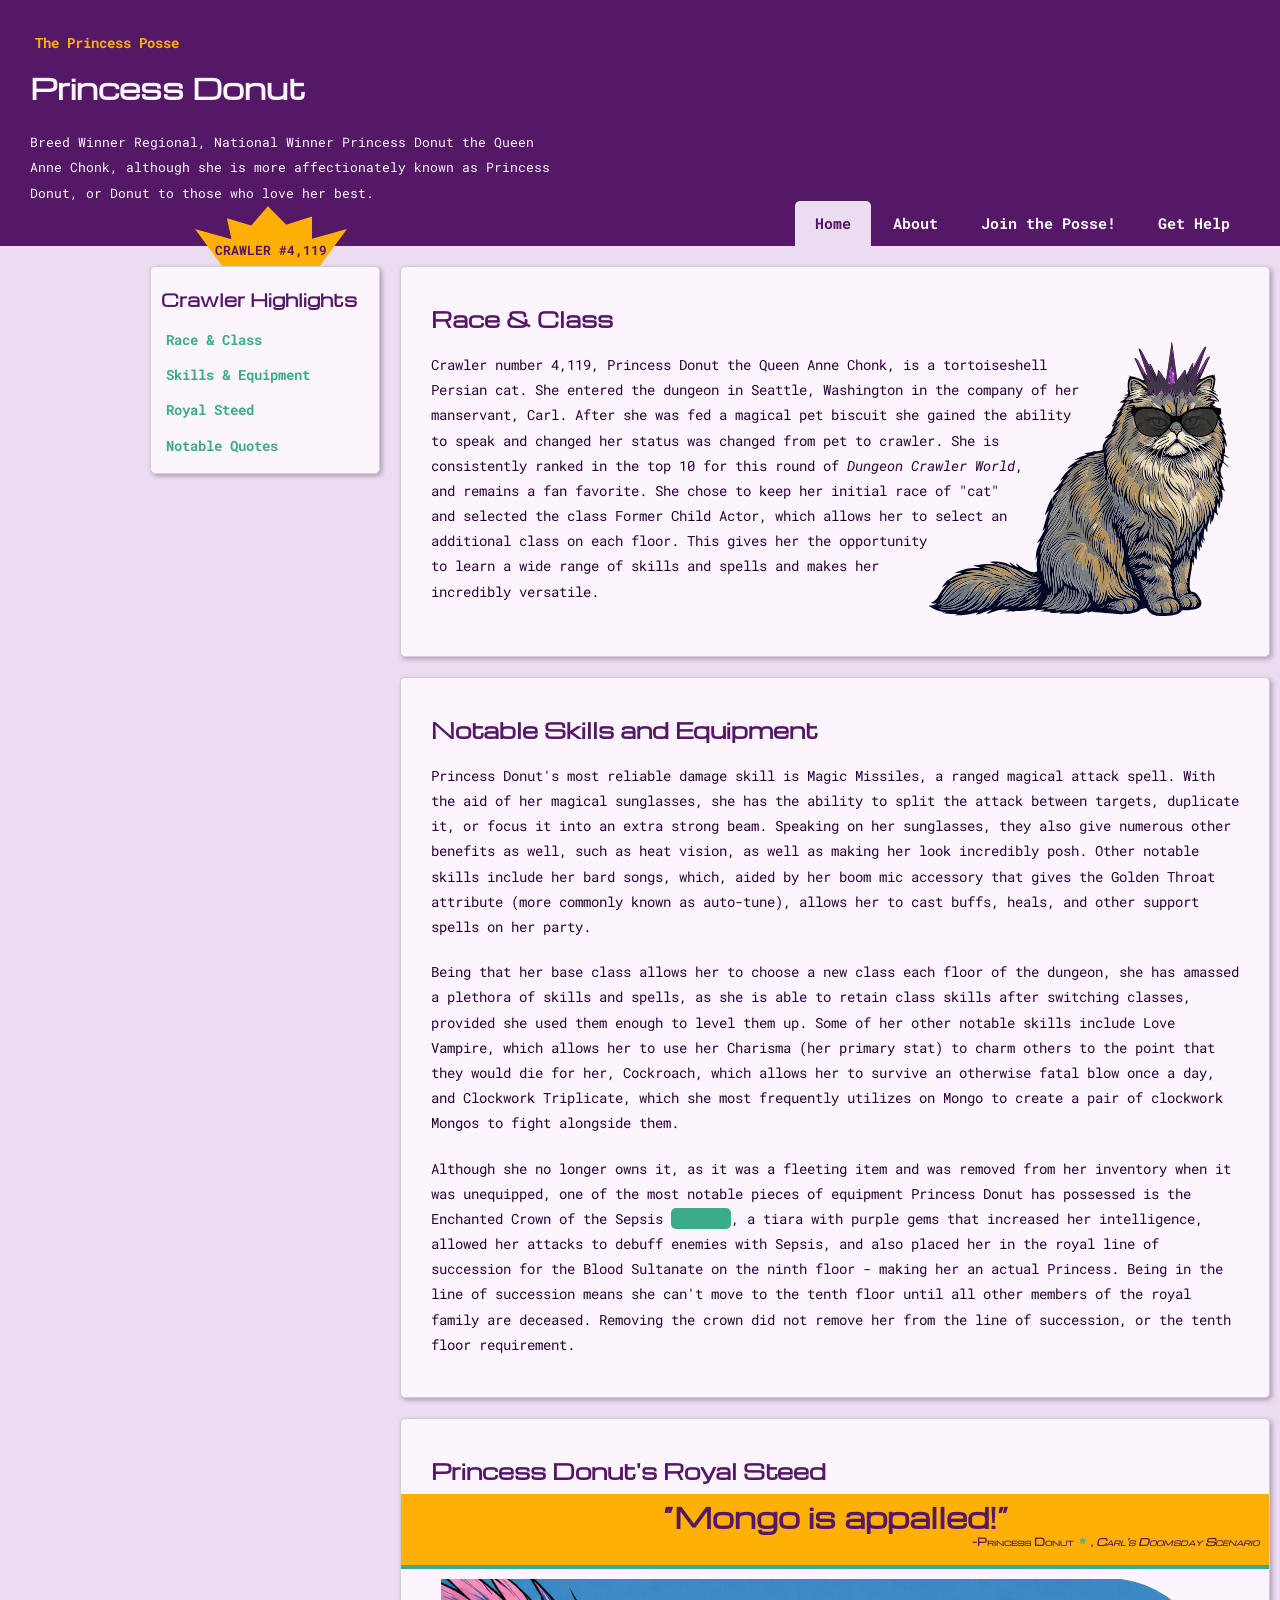
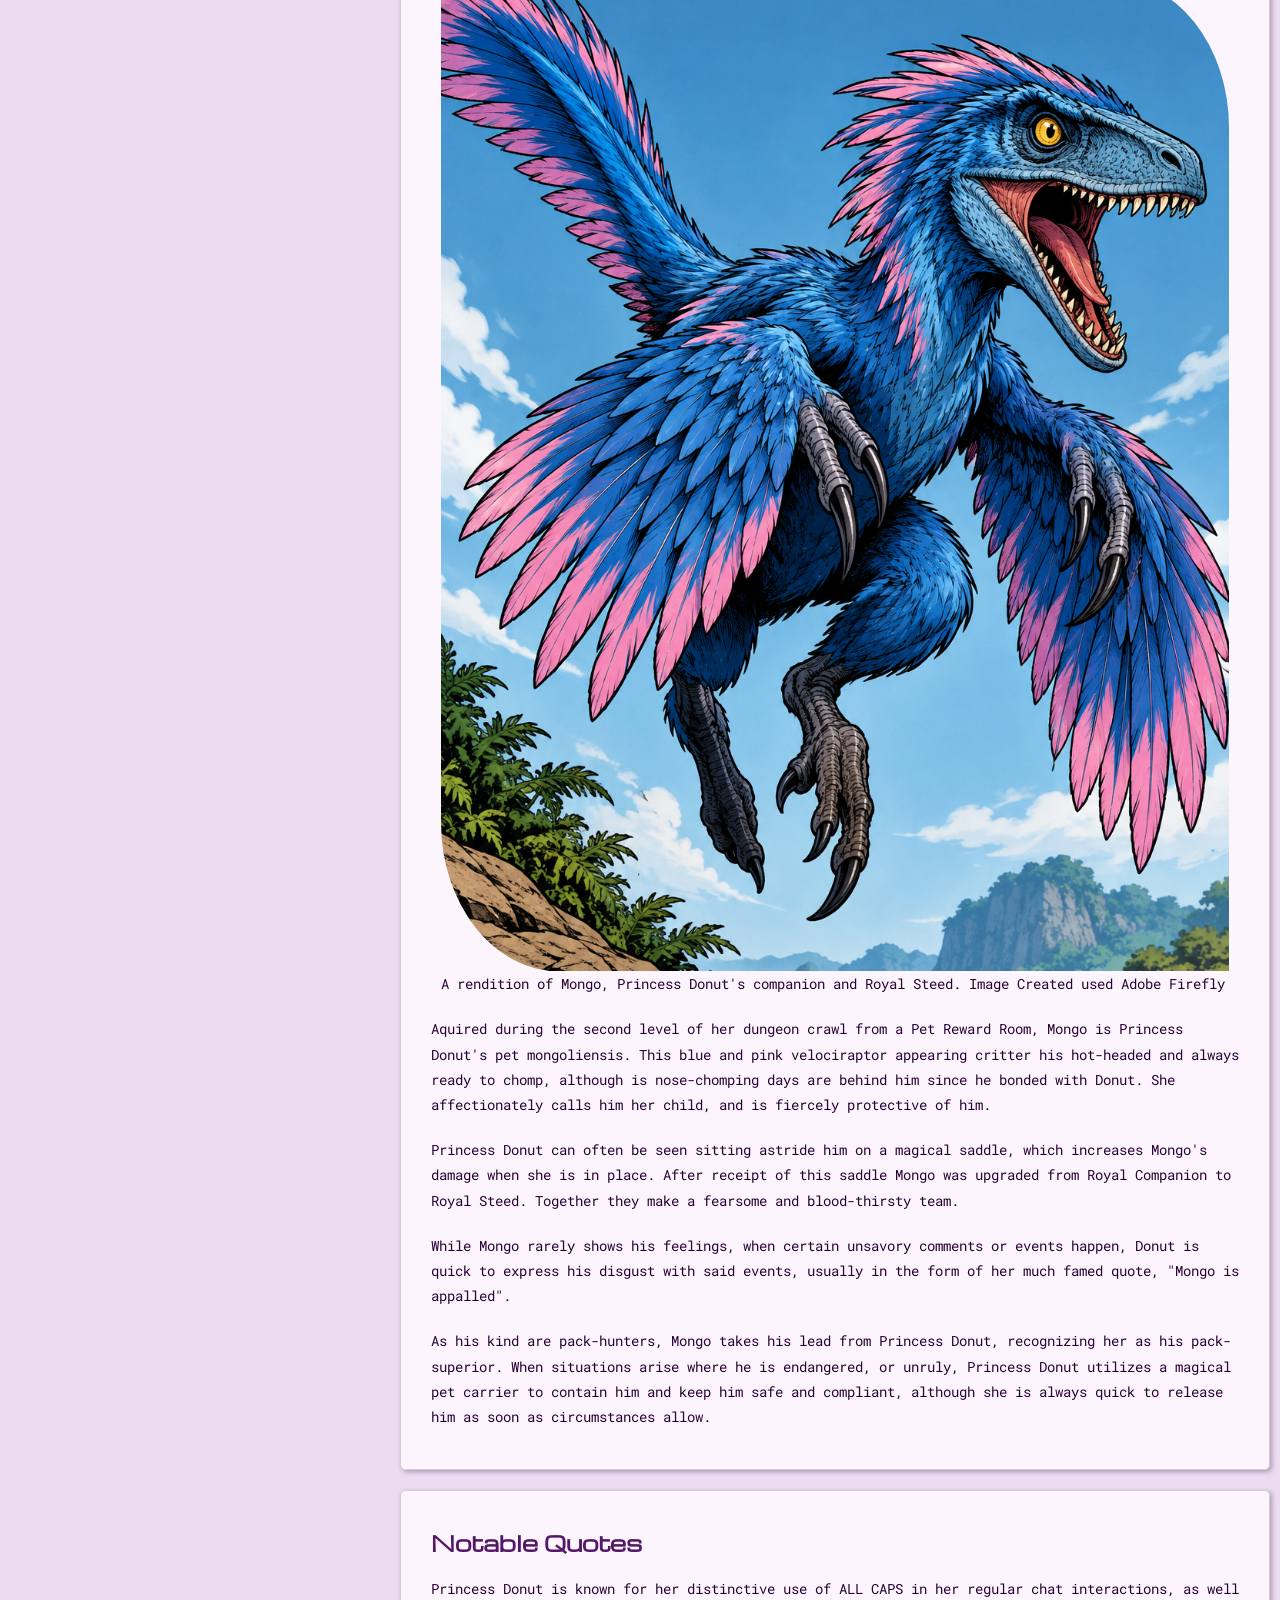
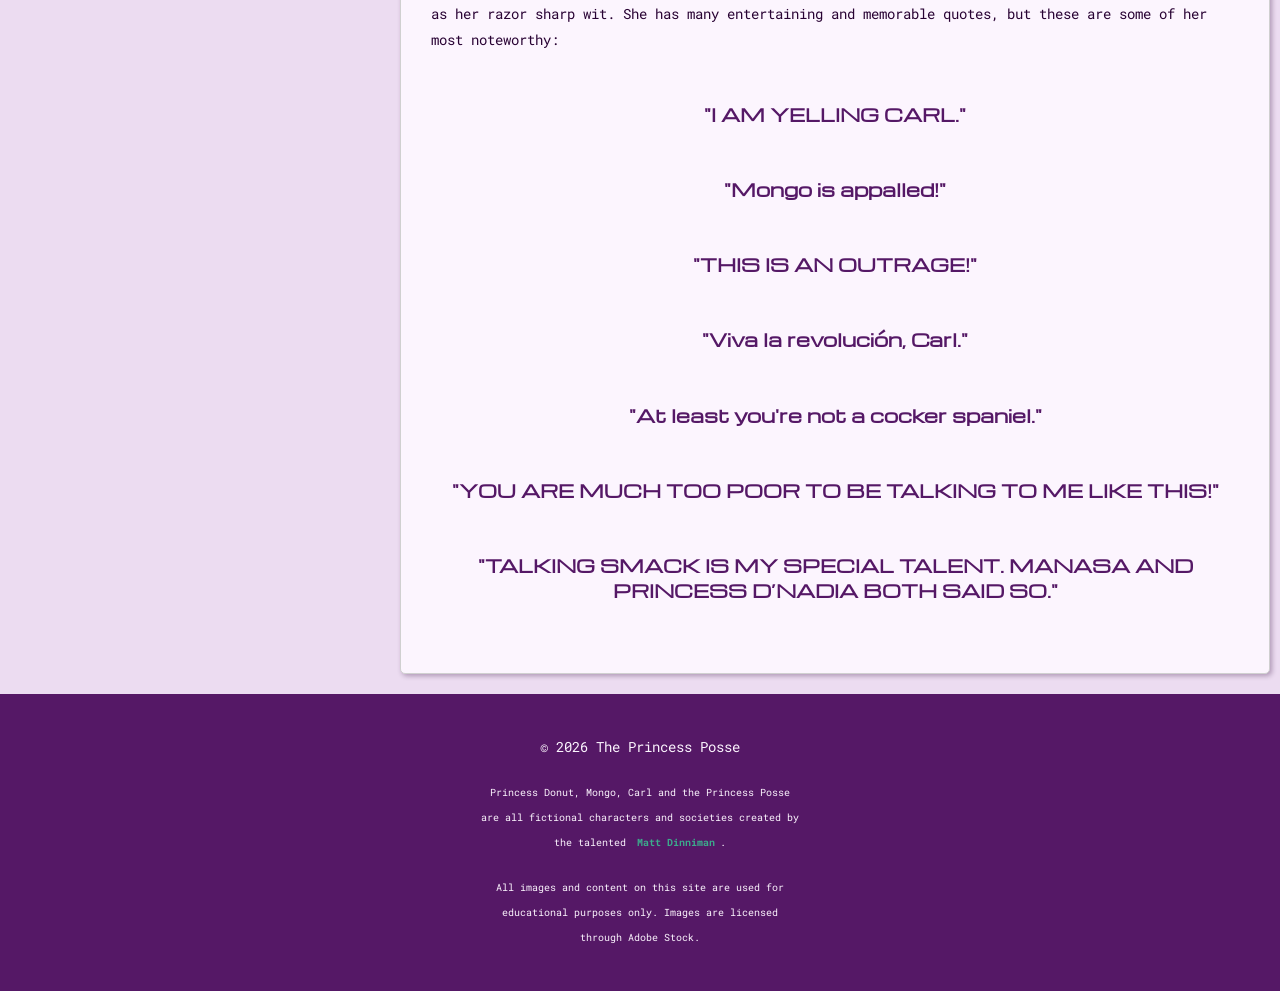
<file: index.html>
<!doctype html>
<html lang="en">
    <head>
        <meta charset="utf-8">
        <meta name="viewport" content="width=device-width,initial-scale=1">
        <title>Home | The Princess Posse</title>
        <link rel="preconnect" href="https://fonts.googleapis.com">
        <link rel="preconnect" href="https://fonts.gstatic.com" crossorigin>
        <link href="https://fonts.googleapis.com/css2?family=Michroma&family=Orbitron:wght@400..900&family=Press+Start+2P&family=Roboto+Mono:ital,wght@0,100..700;1,100..700&display=swap" rel="stylesheet">    
        <link rel="stylesheet" href="styles.css">
        <script src="navigation.js" defer></script>
    </head>
    <body>
        <a class="skip-link" href="#main">Skip to main content</a>
        <header class="site-header">
            <div class="brand-header">
                <a class="brand" href="index.html">The Princess Posse</a>
                <h1>Princess Donut</h1>
                <p class="lede">
                    Breed Winner Regional, National Winner Princess Donut the Queen 
                    Anne Chonk, although she is more affectionately known as 
                    Princess Donut, or Donut to those who love her best.
                </p>
            </div>
            <nav aria-label="Primary navigation">
                <button class="menu-button" type="button" aria-controls="primary-nav" aria-expanded="false" hidden>Menu</button>
                <ul class="nav-list" id="primary-nav">
                    <li><a href="index.html" aria-current="page">Home</a></li>
                    <li><a href="about.html">About</a></li>
                    <li><a href="join.html">Join the Posse!</a></li>
                    <li><a href="help.html">Get Help</a></li>
                </ul>
            </nav>
        </header>
        <main id="main-home">
            <aside class="crawler-guide">
                <h2 class="sm-heading">Crawler Highlights</h2>
                <span class="crawler-badge">Crawler #4,119</span>
                <a href="#race-class">Race & Class</a>
                <a href="#skills-equipment">Skills & Equipment</a>
                <a href="#royal-steed">Royal Steed</a>
                <a href="#notable-quotes">Notable Quotes</a>
            </aside>
            <article>
                <section id="race-class">
                    <h2>Race & Class</h2>
                    <img class="shape-portrait" src="princess_donut1.svg" alt="A tortoiseshell persian cat wearing a tiara and sunglasses" width="500" height="420">
                    <p>Crawler number 4,119, Princess Donut the Queen Anne Chonk, is a 
                        tortoiseshell Persian cat. She entered the dungeon in Seattle, Washington 
                        in the company of her manservant, Carl. After she was fed a magical pet biscuit 
                        she gained the ability to speak and changed her status was changed from pet to 
                        crawler. She is consistently ranked in the top 10 for this round of 
                        <em>Dungeon Crawler World</em>, and remains a fan favorite. She chose to keep her 
                        initial race of "cat" and selected the class Former Child Actor, which allows her 
                        to select an additional class on each floor. This gives her the opportunity to 
                        learn a wide range of skills and spells and makes her incredibly versatile.</p>
                </section>
                <section id="skills-equipment">
                    <h2>Notable Skills and Equipment</h2>
                    <p>Princess Donut's most reliable damage skill is Magic Missiles, a ranged magical attack spell. 
                        With the aid of her magical sunglasses, she has the ability to split the attack between targets, 
                        duplicate it, or focus it into an extra strong beam. Speaking on her sunglasses, they also 
                        give numerous other benefits as well, such as heat vision, as well as making her look 
                        incredibly posh. Other notable skills include her bard songs, which, aided by her boom mic 
                        accessory that gives the Golden Throat attribute (more commonly known as auto-tune), allows 
                        her to cast buffs, heals, and other support spells on her party.
                    </p>
                    <p>Being that her base class allows her to choose a new class each floor of the dungeon, she has 
                        amassed a plethora of skills and spells, as she is able to retain class skills after switching 
                        classes, provided she used them enough to level them up. Some of her other notable skills 
                        include Love Vampire, which allows her to use her Charisma (her primary stat) to charm others 
                        to the point that they would die for her, Cockroach, which allows her to survive an otherwise 
                        fatal blow once a day, and Clockwork Triplicate, which she most frequently utilizes on Mongo to 
                        create a pair of clockwork Mongos to fight alongside them.</p>
                    <p>Although she no longer owns it, as it was a fleeting item and was removed from her inventory 
                        when it was unequipped, one of the most notable pieces of equipment Princess Donut 
                        has possessed is the Enchanted Crown of the Sepsis <span class="censored">*****</span>, 
                        a tiara with purple gems that increased her intelligence, allowed her attacks to debuff 
                        enemies with Sepsis, and also placed her in the royal line of succession for the Blood 
                        Sultanate on the ninth floor - making her an actual Princess. 
                        Being in the line of succession means she can't move to the 
                        tenth floor until all other members of the royal family are deceased. Removing the crown 
                        did not remove her from the line of succession, or the tenth floor requirement.
                    </p>
                </section>
                <section id="royal-steed">
                    <h2>Princess Donut's Royal Steed</h2>
                    <blockquote class="pull-quote">
                        “Mongo is appalled!” <br>
                        <span class="attribution">-Princess Donut<a href="https://www.goodreads.com/author/quotes/999015.Matt_Dinniman">*</a>, 
                            <em>Carl's Doomsday Scenario</em></span>
                    </blockquote>
                    <figure class="feature-figure">
                        <img src="mongo.png" alt="A cartoon depiction of a blue and pink feathered velociraptor" width="1024" height="1290">
                        <figcaption>A rendition of Mongo, Princess Donut's companion and Royal Steed. Image Created used Adobe Firefly</figcaption>
                    </figure>
                    
                    <p>Aquired during the second level of her dungeon crawl from a Pet Reward Room, Mongo is Princess Donut's
                        pet mongoliensis. This blue and pink velociraptor appearing critter his hot-headed and always ready 
                        to chomp, although is nose-chomping days are behind him since he bonded with Donut. She affectionately 
                        calls him her child, and is fiercely protective of him.</p>  
                    <p>Princess Donut can often be seen sitting astride him on 
                        a magical saddle, which increases Mongo's damage when she is in place. After receipt of this saddle 
                        Mongo was upgraded from Royal Companion to Royal Steed. Together they make a 
                        fearsome and blood-thirsty team.</p>
                    <p>While Mongo rarely shows his feelings, when certain unsavory comments or events happen, 
                        Donut is quick to express his disgust with said events, usually in the form of her much famed quote, "Mongo is appalled".</p>
                    <p>As his kind are pack-hunters, Mongo takes his lead from Princess Donut, recognizing her as his 
                        pack-superior. When situations arise where he is endangered, or unruly, Princess Donut utilizes a magical
                        pet carrier to contain him and keep him safe and compliant, although she is always quick to release him 
                        as soon as circumstances allow.
                    </p>
                </section>
                <section id="notable-quotes">
                    <h2>Notable Quotes</h2>
                    <p>Princess Donut is known for her distinctive use of ALL CAPS in her regular chat interactions, 
                        as well as her razor sharp wit. She has many entertaining and memorable quotes, 
                        but these are some of her most noteworthy:</p>
                    <p class="quote">"I AM YELLING CARL."</p>
                    <p class="quote">"Mongo is appalled!"</p>
                    <p class="quote">"THIS IS AN OUTRAGE!"</p>
                    <p class="quote">"Viva la revolución, Carl."</p>
                    <p class="quote">"At least you're not a cocker spaniel."</p>
                    <p class="quote">"YOU ARE MUCH TOO POOR TO BE TALKING TO ME LIKE THIS!"</p>
                    <p class="quote">"TALKING SMACK IS MY SPECIAL TALENT. MANASA AND PRINCESS D’NADIA BOTH SAID SO."</p>
                </section>
            </article>
            
        </main>
        <footer>
            <p>&copy; 2026 The Princess Posse</p>
            <p class="legal">Princess Donut, Mongo, Carl and the Princess Posse are all fictional characters and 
                societies created by the talented <a href="https://mattdinniman.com/" target="_blank">Matt Dinniman</a>. </p>
            <p class="legal">All images and content on this site are used for educational purposes only. Images are licensed through Adobe Stock.</p>
        </footer>
    </body>
</html>
</file>
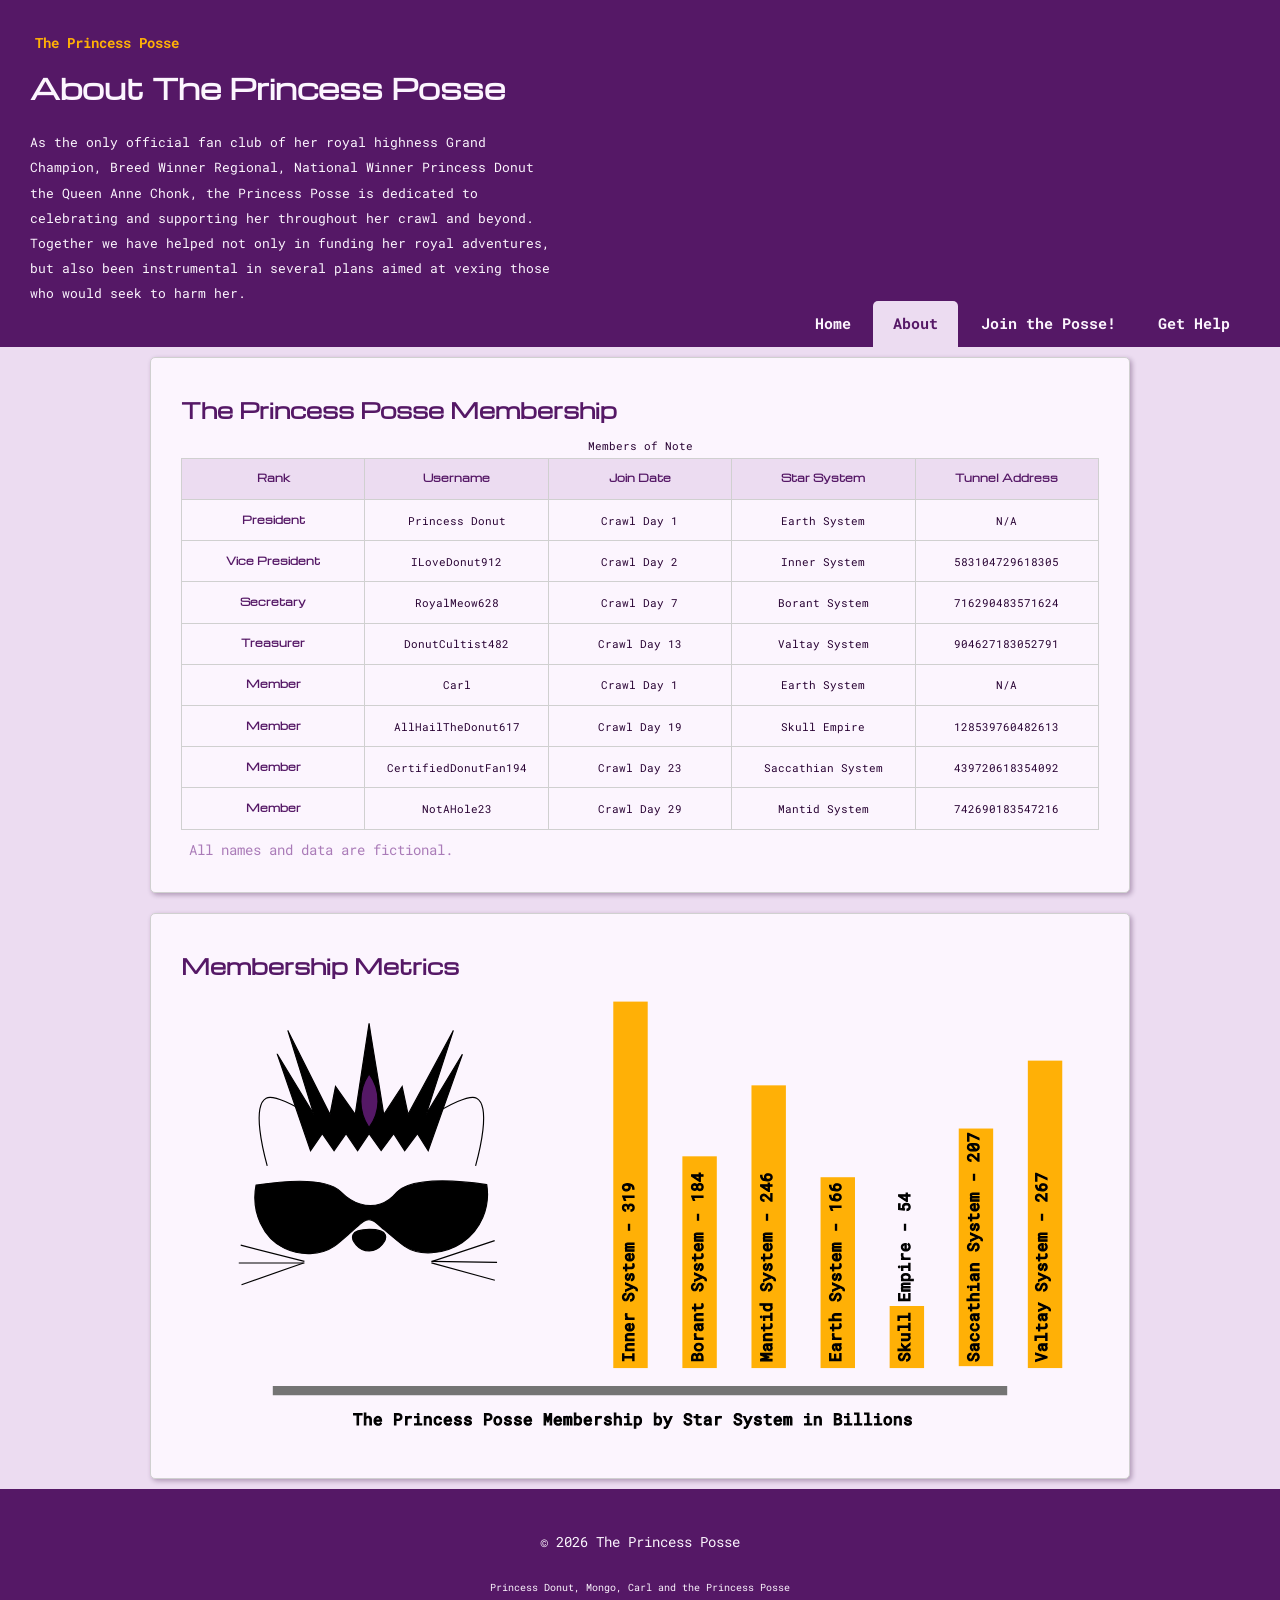
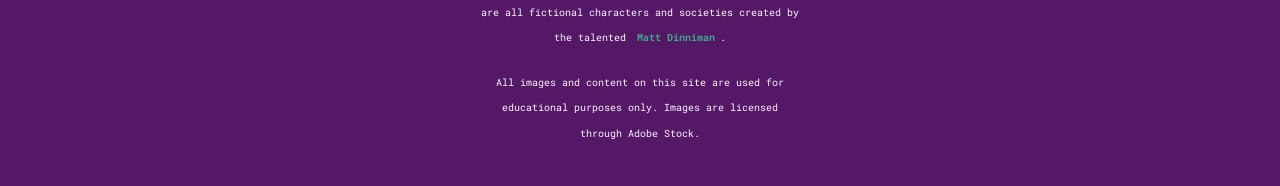
<file: about.html>
<!doctype html>
<html lang="en">
    <head>
        <meta charset="utf-8">
        <meta name="viewport" content="width=device-width,initial-scale=1">
        <title>About | The Princess Posse</title>
        <link rel="preconnect" href="https://fonts.googleapis.com">
        <link rel="preconnect" href="https://fonts.gstatic.com" crossorigin>
        <link href="https://fonts.googleapis.com/css2?family=Michroma&family=Orbitron:wght@400..900&family=Press+Start+2P&family=Roboto+Mono:ital,wght@0,100..700;1,100..700&display=swap" rel="stylesheet">    
        <link rel="stylesheet" href="styles.css">
        <script src="navigation.js" defer></script>
    </head>
    <body>
        <a class="skip-link" href="#main">Skip to main content</a>
        <header class="site-header">
            <div class="brand-header">
                <a class="brand" href="index.html">The Princess Posse</a>
                <h1>About The Princess Posse</h1>
                <p class="lede">
                    As the only official fan club of her royal highness Grand Champion, 
                    Breed Winner Regional, National Winner Princess Donut the Queen Anne Chonk, 
                    the Princess Posse is dedicated to celebrating and supporting her throughout her crawl and beyond. 
                    Together we have helped not only in funding her royal adventures, but also been 
                    instrumental in several plans aimed at vexing those who would seek to harm her.
                </p>
            </div>
            <nav aria-label="Primary navigation">
                <button class="menu-button" type="button" aria-controls="primary-nav" aria-expanded="false" hidden>Menu</button>
                <ul class="nav-list" id="primary-nav">
                    <li><a href="index.html">Home</a></li>
                    <li><a href="about.html" aria-current="page">About</a></li>
                    <li><a href="join.html">Join the Posse!</a></li>
                    <li><a href="help.html">Get Help</a></li>
                </ul>
            </nav>
        </header>
        <main id="main">
            <section id="data-table">
            <h2>The Princess Posse Membership</h2>
            <div class="table-region" role="region" aria-label="Table that shows membership information for various individuals, including their ranks, usernames, join dates, star systems, and tunnel addresses." tabindex="0">
                <table>
                    <caption>Members of Note</caption>
                    <thead>
                        <tr>
                            <th scope="col" tabindex="0">Rank</th>
                            <th scope="col" tabindex="0">Username</th>
                            <th scope="col" tabindex="0">Join Date</th>
                            <th scope="col" tabindex="0">Star System</th>
                            <th scope="col" tabindex="0">Tunnel Address</th>
                        </tr>
                    </thead>
                    <tbody>
                        <tr>
                            <th scope="row">President</th>
                            <td>Princess Donut</td>   <!-- Name -->
                            <td>Crawl Day 1</td><!-- Join Date -->
                            <td>Earth System</td><!-- Star System -->
                            <td>N/A</td><!-- Tunnel Address -->
                        </tr>
                        <tr>
                            <th scope="row">Vice President</th>
                            <td>ILoveDonut912</td>   <!-- Name -->
                            <td>Crawl Day 2</td><!-- Join Date -->
                            <td>Inner System</td><!-- Star System -->
                            <td>583104729618305</td><!-- Tunnel Address -->
                        </tr>
                        <tr>
                            <th scope="row">Secretary</th>
                            <td>RoyalMeow628</td>   <!-- Name -->
                            <td>Crawl Day 7</td><!-- Join Date -->
                            <td>Borant System</td><!-- Star System -->
                            <td>716290483571624</td><!-- Tunnel Address -->
                        </tr>
                        <tr>
                            <th scope="row">Treasurer</th>
                            <td>DonutCultist482</td>   <!-- Name -->
                            <td>Crawl Day 13</td><!-- Join Date -->
                            <td>Valtay System</td><!-- Star System -->
                            <td>904627183052791</td><!-- Tunnel Address -->
                        </tr>
                        <tr>
                            <th scope="row">Member</th>
                            <td>Carl</td>   <!-- Name -->
                            <td>Crawl Day 1</td><!-- Join Date -->
                            <td>Earth System</td><!-- Star System -->
                            <td>N/A</td><!-- Tunnel Address -->
                        </tr>
                        <tr>
                            <th scope="row">Member</th>
                            <td>AllHailTheDonut617</td>   <!-- Name -->
                            <td>Crawl Day 19</td><!-- Join Date -->
                            <td>Skull Empire</td><!-- Star System -->
                            <td>128539760482613</td><!-- Tunnel Address -->
                        </tr>
                        <tr>
                            <th scope="row">Member</th>
                            <td>CertifiedDonutFan194</td>   <!-- Name -->
                            <td>Crawl Day 23</td><!-- Join Date -->
                            <td>Saccathian System</td><!-- Star System -->
                            <td>439720618354092</td><!-- Tunnel Address -->
                        </tr>
                        <tr>
                            <th scope="row">Member</th>
                            <td>NotAHole23</td>   <!-- Name -->
                            <td>Crawl Day 29</td><!-- Join Date -->
                            <td>Mantid System</td><!-- Star System -->
                            <td>742690183547216</td><!-- Tunnel Address -->
                        </tr>
                    </tbody>
                </table>
            </div>
            <p class="source-note">All names and data are fictional.</p>
        </section>
        <section id="vector-story">
            <h2>Membership Metrics</h2>
            <svg class="story-graphic" viewBox="0 0 800 400" role="img" aria-labelledby="graphic-title graphic-desc">
                <title id="graphic-title">Membership by Star System</title>
                <desc id="graphic-desc">This graphic displays where The Princess Posse members are located across the universe.</desc>
                <rect class="graphic-surface" width="800" height="400"/>
                <!-- Left Ear -->
                <path class="graphic-primary" d="M75.13,154.18c-3.08-11.28-13.61-52.12-.91-59.06,2.17-1.19,5.66-1.73,16.56,2.95,10.73,4.61,28.14,14.06,45.64,34.16" fill="none"/>
                <!-- Right Ear -->
                <path class="graphic-primary" d="M256.71,154.18c3.08-11.28,13.61-52.12.91-59.06-2.17-1.19-5.66-1.73-16.56,2.95-10.73,4.61-28.14,14.06-45.64,34.16" fill="none"/>    
                <!-- Crown -->
                <path class="graphic-primary" d="M83.96,56.89l28.93,83.97,10.22-14.83,10.29,14.83,10.45-14.83,10.06,14.83,9.99-14.83,10.52,14.83,10.91-14.83,9.6,14.83,11.13-14.83,9.37,14.83,29.8-83.97-31.63,52.38,23.76-73.18-39.45,73.18-5.19-24.29c-5.62,8.13-10.44,16.15-16.06,24.29-3.98-26.49-8.78-52.85-12.76-79.34l-12.09,79.34-17.16-24.29-4.78,24.29-36.82-73.18,22.72,73.18-31.8-52.38Z"/>
                <!-- Jewel -->
                <path class="graphic-accent" d="M163.92,74.04c1.97,2.63,7.98,11.37,7.76,23.98-.2,11.87-5.8,20.03-7.83,22.74-2.09-3.12-6.94-11.26-7.1-22.74-.17-12.23,5.1-20.91,7.16-23.98Z"/>
                <!-- Nose -->
                <path class="graphic-primary" d="M149.78,214.35c2.59-6.33,25.9-6.55,28.32,0,1.57,4.24-4.59,13.8-13.95,13.94-9.91.15-16.11-9.7-14.38-13.94Z"/>
                <!-- Whiskers -->
                <line class="graphic-primary" x1="273.5" y1="253.79" x2="218.23" y2="238.71"/>
                <line class="graphic-primary" x1="275.43" y1="238.28" x2="218.14" y2="237.37"/>
                <line class="graphic-primary" x1="273.34" y1="219.31" x2="218.97" y2="237.39"/>
                <line class="graphic-primary" x1="52.03" y1="223.22" x2="107.53" y2="237.4"/>
                <line class="graphic-primary" x1="50.35" y1="238.75" x2="107.64" y2="238.74"/>
                <line class="graphic-primary" x1="52.75" y1="257.68" x2="106.81" y2="238.74"/>
                <!-- Sunglasses -->
                <path class="graphic-primary" d="M177.04,209.72c-7.71-6.57-9.67-8.66-13.24-8.67-4.61-.02-7.06,3.34-17.79,12.74-4.73,4.14-9.59,8.4-12.58,10.49-11.33,7.9-29.69,8.26-43.21,1.72-18.58-8.98-29.36-31.63-24.84-55.03,47.41-7.29,66.53-1.39,73.98,5.82,1.42,1.37,7.28,7.8,16.78,10.6,2.41.71,9.7,2.45,17.61,0,8.26-2.56,12.96-8.71,14.45-10.41,6.38-7.31,28.41-13.92,78.26-6.48,3.2,19.87-5.26,39.72-21.57,50.59-15.88,10.6-37.74,11.7-49.96,3.19-4.25-2.96-16.92-13.74-17.88-14.56Z"/>
                <!-- Chart Bars -->
                <rect class="graph-before" x="376.72" y="10.98" width="30" height="319.37"/>
                <rect class="graph-before" x="436.93" y="145.81" width="30" height="184.53"/>
                <rect class="graph-before" x="497.14" y="83.97" width="30" height="246.38"/>
                <rect class="graph-before" x="557.35" y="164.03" width="30" height="166.32"/>
                <rect class="graph-before" x="617.56" y="276.25" width="30" height="54.1"/>
                <rect class="graph-before" x="677.77" y="121.59" width="30" height="207.08"/>
                <rect class="graph-before" x="737.98" y="62.42" width="30" height="267.92"/>
                <path class="graphic-line" d="M80 350H720"/>
                <text class="graphic-primary" x="150" y="380">The Princess Posse Membership by Star System in Billions</text>
                <text class="graphic-primary" x="395" y="325" transform="rotate(-90 395 325)">Inner System - 319</text>
                <text class="graphic-primary" x="455" y="325" transform="rotate(-90 455 325)">Borant System - 184</text>
                <text class="graphic-primary" x="515" y="325" transform="rotate(-90 515 325)">Mantid System - 246</text>
                <text class="graphic-primary" x="575" y="325" transform="rotate(-90 575 325)">Earth System - 166</text>
                <text class="graphic-primary" x="635" y="325" transform="rotate(-90 635 325)">Skull Empire - 54</text>
                <text class="graphic-primary" x="695" y="325" transform="rotate(-90 695 325)">Saccathian System - 207</text>
                <text class="graphic-primary" x="755" y="325" transform="rotate(-90 755 325)">Valtay System - 267</text>
            </svg>
        </section>
        </main>
        <footer>
            <p>&copy; 2026 The Princess Posse</p>
            <p class="legal">Princess Donut, Mongo, Carl and the Princess Posse are all fictional characters and 
                societies created by the talented <a href="https://mattdinniman.com/" target="_blank">Matt Dinniman</a>. </p>
            <p class="legal">All images and content on this site are used for educational purposes only. Images are licensed through Adobe Stock.</p>
        </footer>
    </body>
</html>
</file>
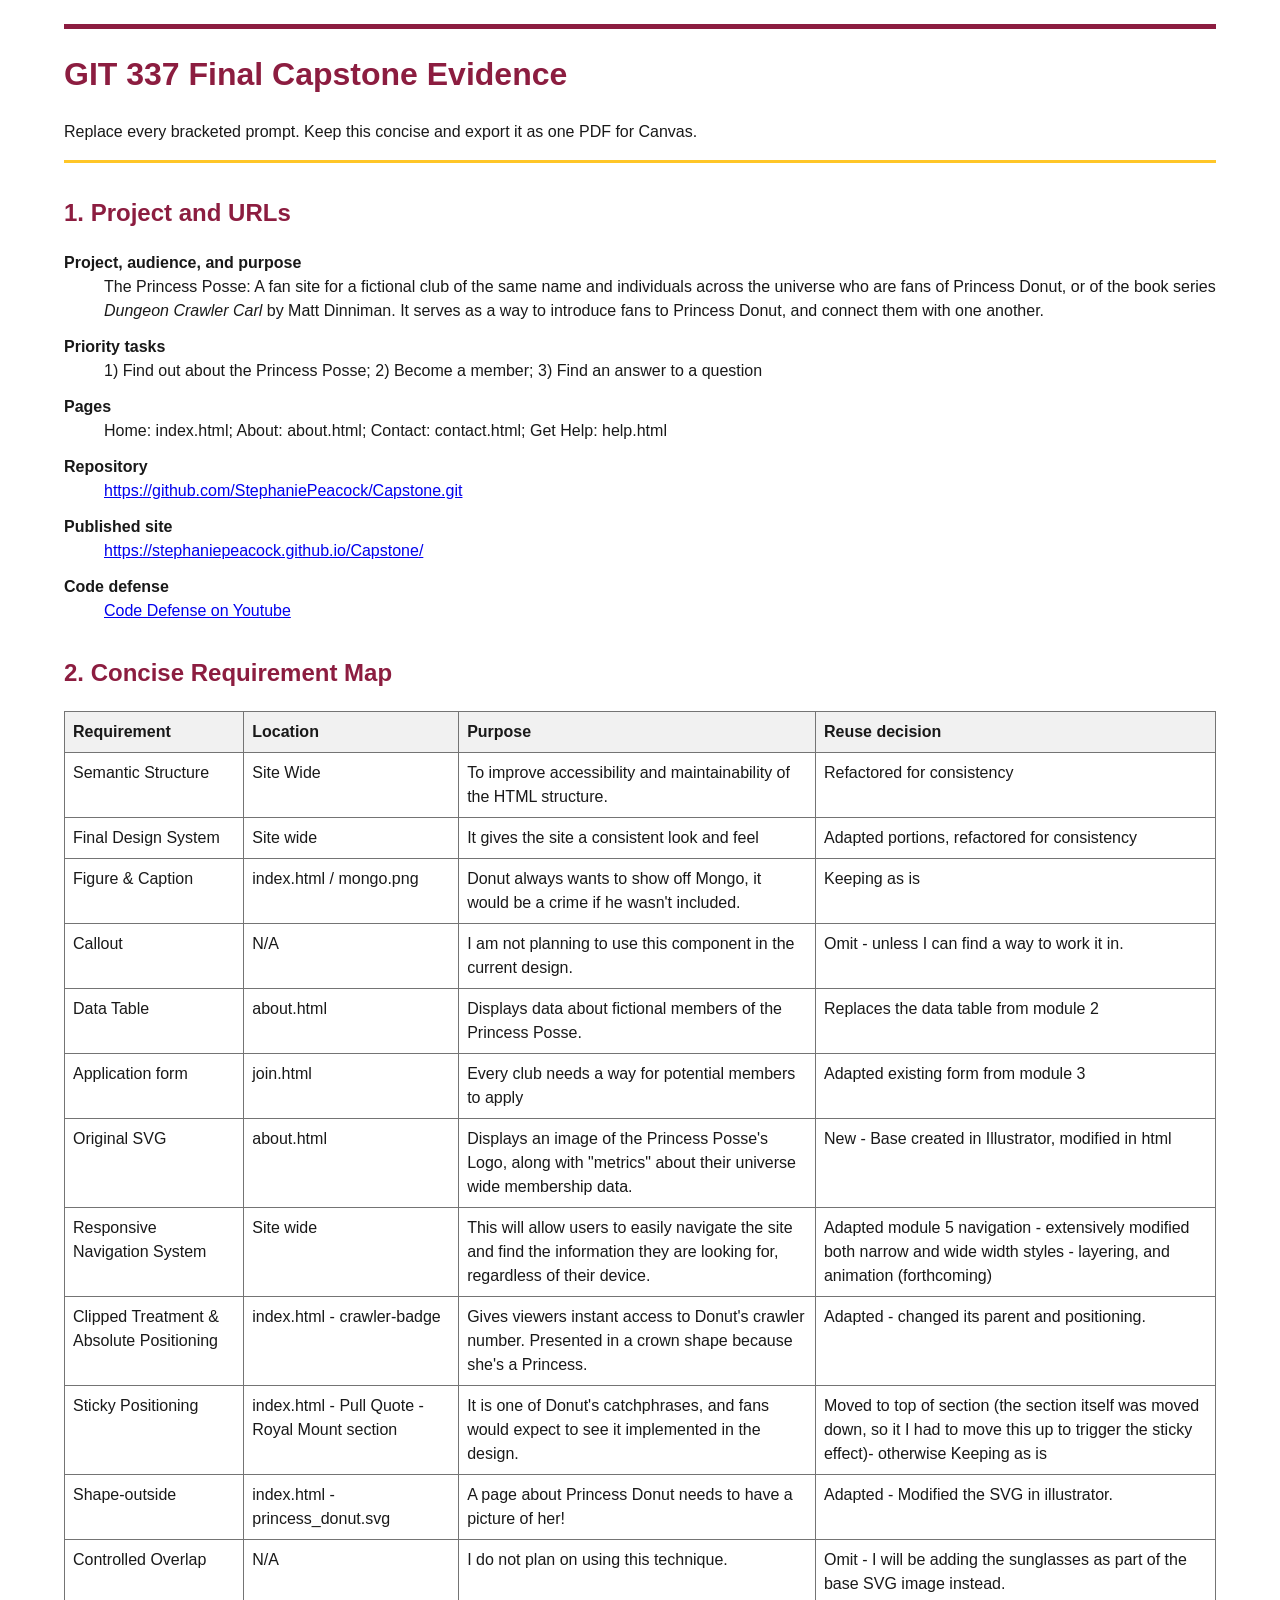
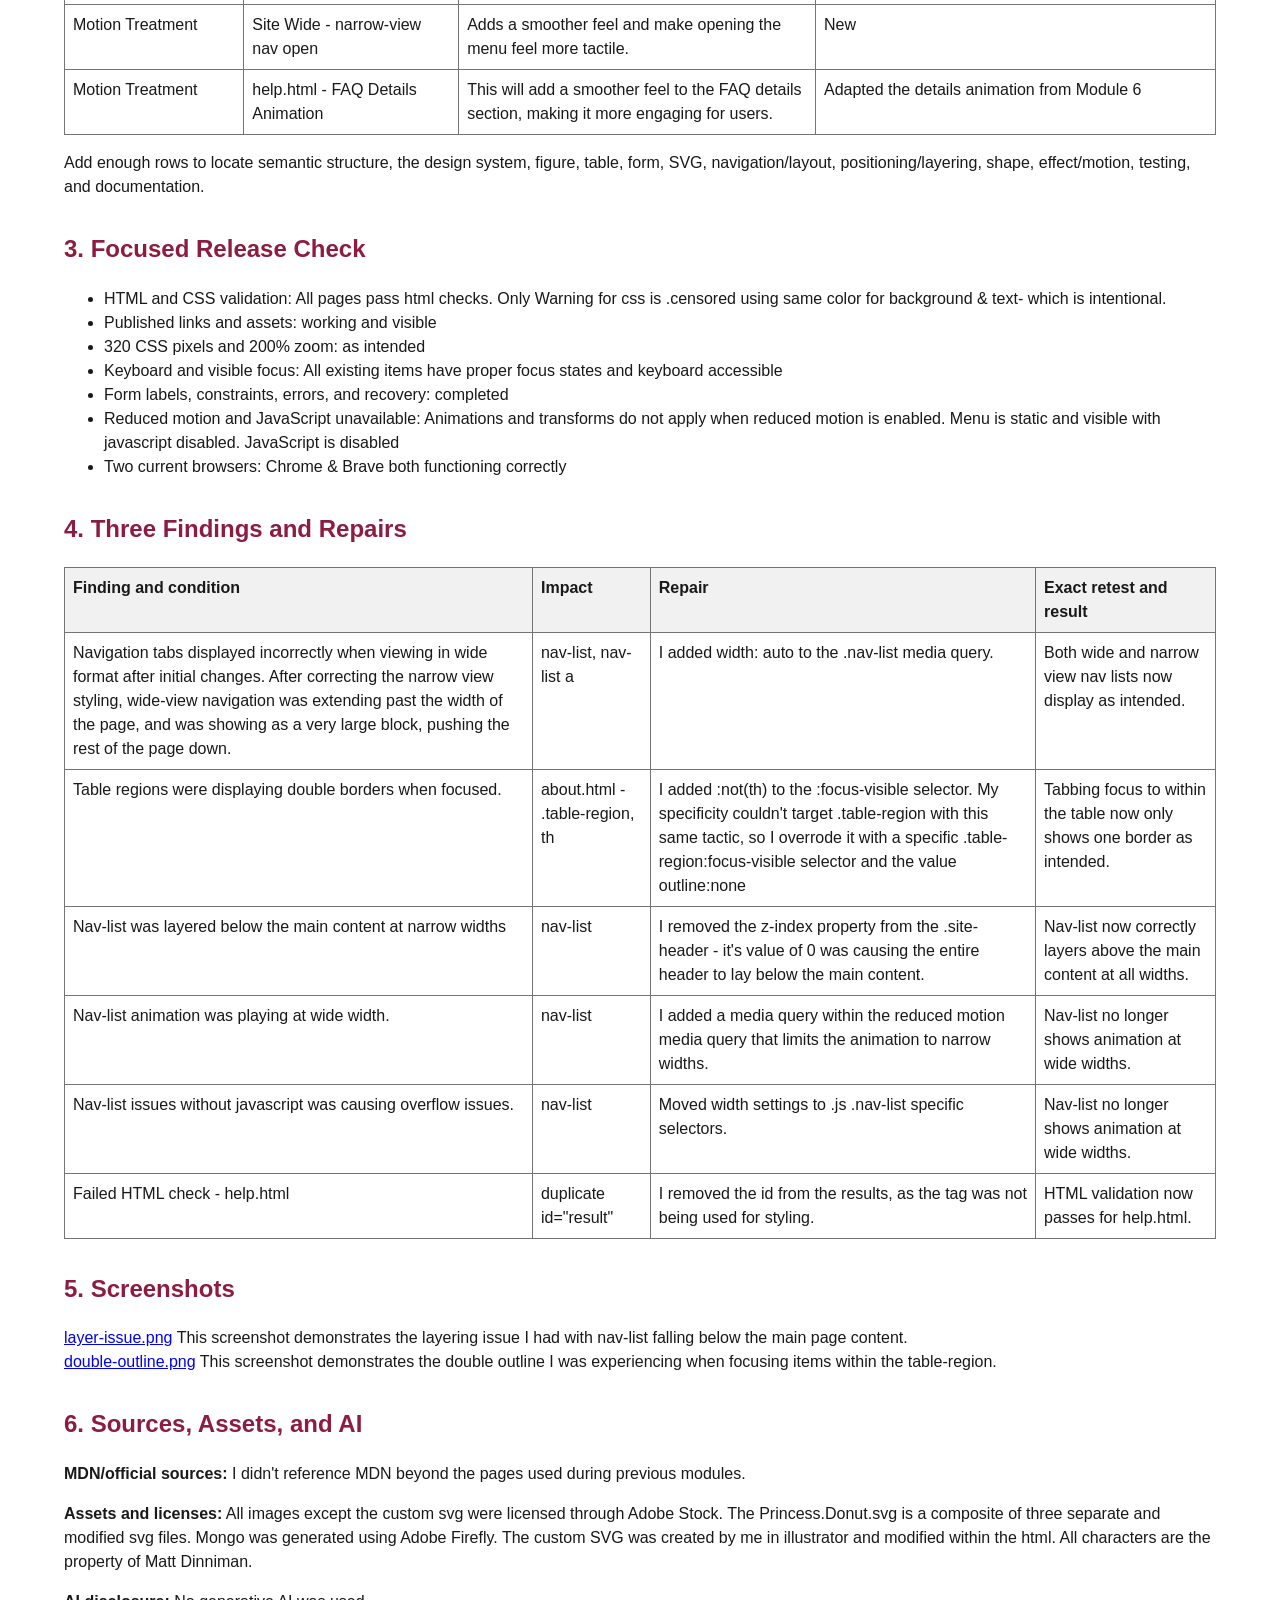
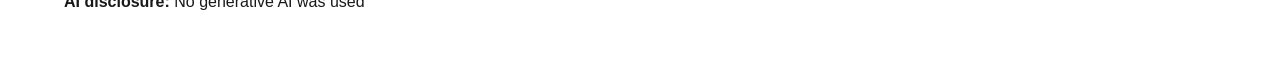
<file: capstone-evidence.html>
<!DOCTYPE html>
<html lang="en">
    <head>
        <meta charset="utf-8">
        <meta name="viewport" content="width=device-width,initial-scale=1">
        <title>GIT 337 Capstone Evidence</title><link rel="stylesheet" href="evidence.css">
    </head>
    <body>
        <header>
            <h1>GIT 337 Final Capstone Evidence</h1>
            <p>Replace every bracketed prompt. Keep this concise and export it as one PDF for Canvas.</p>
        </header>
        <main>
            <section>
                <h2>1. Project and URLs</h2>
                <dl>
                    <dt>Project, audience, and purpose</dt>
                    <dd>The Princess Posse: A fan site for a fictional club of the same name and 
                        individuals across the universe who are fans of Princess Donut, or of the 
                        book series <em>Dungeon Crawler Carl</em> by Matt Dinniman. 
                        It serves as a way to introduce fans to Princess Donut, and 
                        connect them with one another.</dd>
                    <dt>Priority tasks</dt>
                    <dd>1) Find out about the Princess Posse; 2) Become a member; 3) Find an answer to a question</dd>
                    <dt>Pages</dt>
                    <dd>Home: index.html; About: about.html; Contact: contact.html; Get Help: help.html</dd>
                    <dt>Repository</dt>
                    <dd><a href="https://github.com/StephaniePeacock/Capstone.git" target="_blank">https://github.com/StephaniePeacock/Capstone.git</a></dd>
                    <dt>Published site</dt>
                    <dd><a href="https://stephaniepeacock.github.io/Capstone/" target="_blank">https://stephaniepeacock.github.io/Capstone/</a></dd>
                    <dt>Code defense</dt>
                    <dd><a href="https://youtu.be/PKZjs7TyxVw" target="_blank">Code Defense on Youtube</a></dd>
                </dl>
            </section>
            <section>
                <h2>2. Concise Requirement Map</h2>
                <table>
                    <thead>
                        <tr>
                            <th>Requirement</th>
                            <th>Location</th>
                            <th>Purpose</th>
                            <th>Reuse decision</th>
                        </tr>
                    </thead>
                    <tbody>
                        <tr>
                            <td>Semantic Structure</td>
                            <td>Site Wide</td>
                            <td>To improve accessibility and maintainability of the HTML structure.</td>
                            <td>Refactored for consistency</td>
                        </tr>
                        <tr>
                            <td>Final Design System</td>
                            <td>Site wide</td>
                            <td>It gives the site a consistent look and feel</td>
                            <td>Adapted portions, refactored for consistency</td>
                        </tr>
                        <tr>
                            <td>Figure & Caption</td>
                            <td>index.html / mongo.png</td>
                            <td>Donut always wants to show off Mongo, it would be a crime if he wasn't included.</td>
                            <td>Keeping as is</td>
                        </tr>
                        <tr>
                            <td>Callout</td>
                            <td>N/A</td>
                            <td>I am not planning to use this component in the current design.</td>
                            <td>Omit - unless I can find a way to work it in.</td>
                        </tr>
                        <tr>
                            <td>Data Table</td>
                            <td>about.html</td>
                            <td>Displays data about fictional members of the Princess Posse.</td>
                            <td>Replaces the data table from module 2</td>
                        </tr>
                        <tr>
                            <td>Application form</td>
                            <td>join.html</td>
                            <td>Every club needs a way for potential members to apply</td>
                            <td>Adapted existing form from module 3</td>
                        </tr>
                        <tr>
                            <td>Original SVG</td>
                            <td>about.html</td>
                            <td>Displays an image of the Princess Posse's Logo, along with "metrics" about their universe wide membership data.</td>
                            <td>New - Base created in Illustrator, modified in html</td>
                        </tr>
                        <tr>
                            <td>Responsive Navigation System</td>
                            <td>Site wide</td>
                            <td>This will allow users to easily navigate the site and find the information they are looking for, regardless of their device.</td>
                            <td>Adapted module 5 navigation - extensively modified both narrow and wide width styles - layering, and animation (forthcoming)</td>
                        </tr>
                        <tr>
                            <td>Clipped Treatment & Absolute Positioning</td>
                            <td>index.html - crawler-badge</td>
                            <td>Gives viewers instant access to Donut's crawler number. Presented in a crown shape because she's a Princess.</td>
                            <td>Adapted - changed its parent and positioning.</td>
                        </tr>
                        <tr>
                            <td>Sticky Positioning</td>
                            <td>index.html - Pull Quote - Royal Mount section</td>
                            <td>It is one of Donut's catchphrases, and fans would expect to see it implemented in the design.</td>
                            <td>Moved to top of section (the section itself was moved down, so it I had to move this up to trigger the sticky effect)- otherwise Keeping as is</td>
                        </tr>
                        <tr>
                            <td>Shape-outside</td>
                            <td>index.html - princess_donut.svg</td>
                            <td>A page about Princess Donut needs to have a picture of her!</td>
                            <td>Adapted - Modified the SVG in illustrator.</td>
                        </tr>
                        <tr>
                            <td>Controlled Overlap</td>
                            <td>N/A</td>
                            <td>I do not plan on using this technique.</td>
                            <td>Omit - I will be adding the sunglasses as part of the base SVG image instead.</td>
                        </tr>
                        <tr>
                            <td>Motion Treatment</td>
                            <td>Site Wide - narrow-view nav open</td>
                            <td>Adds a smoother feel and make opening the menu feel more tactile.</td>
                            <td>New</td>
                        </tr>
                        <tr>
                            <td>Motion Treatment</td>
                            <td>help.html - FAQ Details Animation</td>
                            <td>This will add a smoother feel to the FAQ details section, making it more engaging for users.</td>
                            <td>Adapted the details animation from Module 6</td>
                        </tr>
                        
                    </tbody>
                </table>
                <p>Add enough rows to locate semantic structure, the design system, figure, table, form, SVG, navigation/layout, positioning/layering, shape, effect/motion, testing, and documentation.</p>
            </section>
            <section>
                <h2>3. Focused Release Check</h2>
                <ul>
                    <li>HTML and CSS validation: All pages pass html checks. Only Warning for css is .censored using same color for background & text- which is intentional.</li>
                    <li>Published links and assets: working and visible</li>
                    <li>320 CSS pixels and 200% zoom: as intended</li>
                    <li>Keyboard and visible focus: All existing items have proper focus states and keyboard accessible</li>
                    <li>Form labels, constraints, errors, and recovery: completed</li>
                    <li>Reduced motion and JavaScript unavailable: Animations and transforms do not apply when reduced motion is enabled. Menu is static and visible with javascript disabled. JavaScript is disabled</li>
                    <li>Two current browsers: Chrome & Brave both functioning correctly</li>
                </ul>
            </section>
            <section>
                <h2>4. Three Findings and Repairs</h2>
                <table>
                    <thead>
                        <tr>
                            <th>Finding and condition</th>
                            <th>Impact</th>
                            <th>Repair</th>
                            <th>Exact retest and result</th>
                        </tr>
                    </thead>
                    <tbody>
                        <tr>
                            <td>Navigation tabs displayed incorrectly when viewing in wide format after initial changes. After correcting the narrow view styling, wide-view navigation was extending past the width of the page, and was showing as a very large block, pushing the rest of the page down.</td>
                            <td>nav-list, nav-list a</td>
                            <td>I added width: auto to the .nav-list media query. </td>
                            <td>Both wide and narrow view nav lists now display as intended.</td>
                        </tr>
                        <tr>
                            <td>Table regions were displaying double borders when focused.</td>
                            <td>about.html - .table-region, th</td>
                            <td>I added :not(th) to the :focus-visible selector. My specificity couldn't target .table-region with this same tactic, so I overrode it with a specific .table-region:focus-visible selector and the value outline:none</td>
                            <td>Tabbing focus to within the table now only shows one border as intended.</td>
                        </tr>
                        <tr>
                            <td>Nav-list was layered below the main content at narrow widths</td>
                            <td>nav-list</td>
                            <td>I removed the z-index property from the .site-header - it's value of 0 was causing the entire header to lay below the main content.</td>
                            <td>Nav-list now correctly layers above the main content at all widths.</td>
                        </tr>
                        <tr>
                            <td>Nav-list animation was playing at wide width.</td>
                            <td>nav-list</td>
                            <td>I added a media query within the reduced motion media query that limits the animation to narrow widths.</td>
                            <td>Nav-list no longer shows animation at wide widths.</td>
                        </tr>
                        <tr>
                            <td>Nav-list issues without javascript was causing overflow issues.</td>
                            <td>nav-list</td>
                            <td>Moved width settings to .js .nav-list specific selectors.</td>
                            <td>Nav-list no longer shows animation at wide widths.</td>
                        </tr>
                        <tr>
                            <td>Failed HTML check - help.html</td>
                            <td>duplicate id="result"</td>
                            <td>I removed the id from the results, as the tag was not being used for styling.</td>
                            <td>HTML validation now passes for help.html.</td>
                        </tr>
                    </tbody>
                </table>
            </section>
            <section>
                <h2>5. Screenshots</h2>
                <p><a href="layer-issue.png" target="_blank">layer-issue.png</a> This screenshot demonstrates the layering issue I had with nav-list falling below the main page content.<br>
                <a href="double-outline.png" target="_blank">double-outline.png</a> This screenshot demonstrates the double outline I was experiencing when focusing items within the table-region.</p>
            </section>
            <section>
                <h2>6. Sources, Assets, and AI</h2>
                <p><strong>MDN/official sources:</strong> I didn't reference MDN beyond the pages used during previous modules.</p>
                <p><strong>Assets and licenses:</strong> All images except the custom svg were licensed through Adobe Stock. The Princess.Donut.svg is a composite of three separate and modified svg files. Mongo was generated using Adobe Firefly. The custom SVG was created by me in illustrator and modified within the html. All characters are the property of Matt Dinniman.</p>
                <p><strong>AI disclosure:</strong> No generative AI was used</p>
            </section>
        </main>
    </body>
</html>
</file>
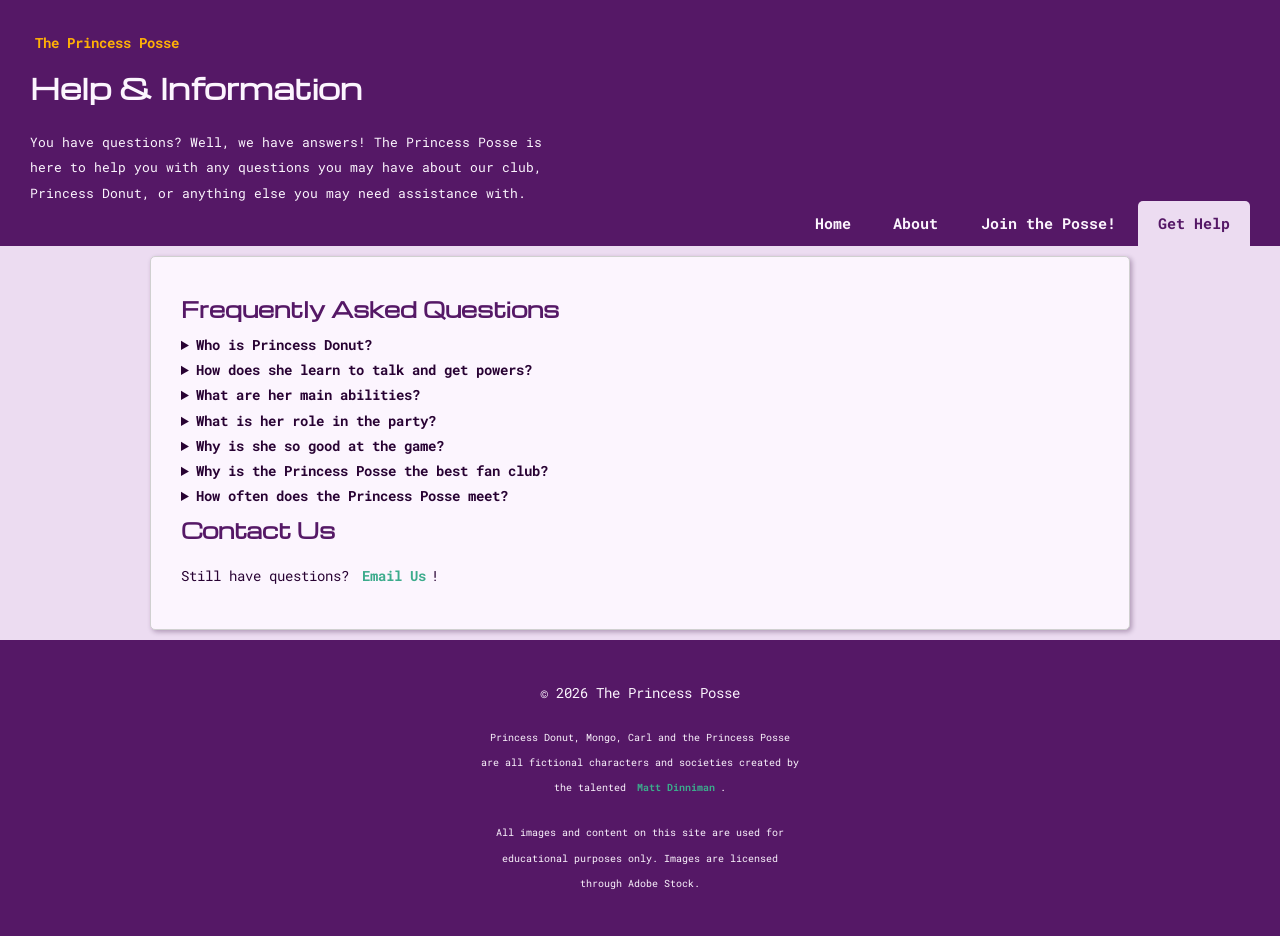
<file: help.html>
<!doctype html>
<html lang="en">
    <head>
        <meta charset="utf-8">
        <meta name="viewport" content="width=device-width,initial-scale=1">
        <title>Help | The Princess Posse</title>
        <link rel="preconnect" href="https://fonts.googleapis.com">
        <link rel="preconnect" href="https://fonts.gstatic.com" crossorigin>
        <link href="https://fonts.googleapis.com/css2?family=Michroma&family=Orbitron:wght@400..900&family=Press+Start+2P&family=Roboto+Mono:ital,wght@0,100..700;1,100..700&display=swap" rel="stylesheet">    
        <link rel="stylesheet" href="styles.css">
        <script src="navigation.js" defer></script>
    </head>
    <body>
        <a class="skip-link" href="#main">Skip to main content</a>
        <header class="site-header">
            <div class="brand-header">
                <a class="brand" href="index.html">The Princess Posse</a>
                <h1>Help & Information</h1>
                <p class="lede">
                    You have questions? Well, we have answers! The Princess Posse is here to help you with any questions you may have about our club, Princess Donut, or anything else you may need assistance with.
                </p>
            </div>
            <nav aria-label="Primary navigation">
                <button class="menu-button" type="button" aria-controls="primary-nav" aria-expanded="false" hidden>Menu</button>
                <ul class="nav-list" id="primary-nav">
                    <li><a href="index.html">Home</a></li>
                    <li><a href="about.html">About</a></li>
                    <li><a href="join.html">Join the Posse!</a></li>
                    <li><a href="help.html" aria-current="page">Get Help</a></li>
                </ul>
            </nav>
        </header>
        <main id="main">
            <section id="faq">
                <h2>Frequently Asked Questions</h2>
                <details>
                    <summary>Who is Princess Donut?</summary>
                    <div class="confirmation">She is a prize-winning tortoiseshell Persian show cat (referred to as a "Queen Anne Chonk") who originally belonged to Carl's ex-girlfriend, Bea. When the world ends, Carl rescues her and brings her into the alien dungeon as Crawler #4,119.</div>
                </details>
                <details>
                    <summary>How does she learn to talk and get powers?</summary>
                    <div class="confirmation">She enters the dungeon as a pet, but after grabbing and eating an Enhanced Pet Biscuit from a Legendary Pet Box, she gains sapience, human-level intelligence, and the ability to speak.</div>
                </details>
                <details>
                    <summary>What are her main abilities?</summary>
                    <div class="confirmation">She gains magical spells, charisma-based skills, and signature combat moves—including the fan-favorite ability to shoot lasers from her eyes.</div>
                </details>
                <details>
                    <summary>What is her role in the party?</summary>
                    <div class="confirmation">Donut considers herself the true leader and "Grand Champion Best in Dungeon" of the Royal Court of Princess Donut, officially designating Carl as her "Royal Bodyguard". She also later adopts a pet velociraptor named Mongo.</div>
                </details>
                <details>
                    <summary>Why is she so good at the game?</summary>
                    <div class="confirmation">As a professional show cat, she already understands performance, ego, and cameras. She quickly realizes that surviving the alien reality show requires making "exquisite television" to win fan favor and sponsorships.</div>
                </details>
                <details>
                    <summary>Why is the Princess Posse the best fan club?</summary>
                    <div class="confirmation"><strong>It's the only official fan club!</strong> As an officially licensed fan club, the Princess Posse's proceeds are used to support Princess Donut's journey throughout her crawl. The Donut Holes, as an unofficial fan club, do not contribute a dime to our beloved Princess Donut, and actively steal funds that she needs!</div>
                </details>
                <details>
                    <summary>How often does the Princess Posse meet?</summary>
                    <div class="confirmation"><strong>It varies!</strong> Local chapters decide their own schedules. We host an annual convention for all members, and charity events are scheduled throughout the year.</div>
                </details>
                <h2>Contact Us</h2>
                <p>Still have questions? <a href="mailto:princessposse@example.com">Email Us</a>!</p>
            </section>
        </main>
        <footer>
            <p>&copy; 2026 The Princess Posse</p>
            <p class="legal">Princess Donut, Mongo, Carl and the Princess Posse are all fictional characters and 
                societies created by the talented <a href="https://mattdinniman.com/" target="_blank">Matt Dinniman</a>. </p>
            <p class="legal">All images and content on this site are used for educational purposes only. Images are licensed through Adobe Stock.</p>
        </footer>
    </body>
</html>
</file>
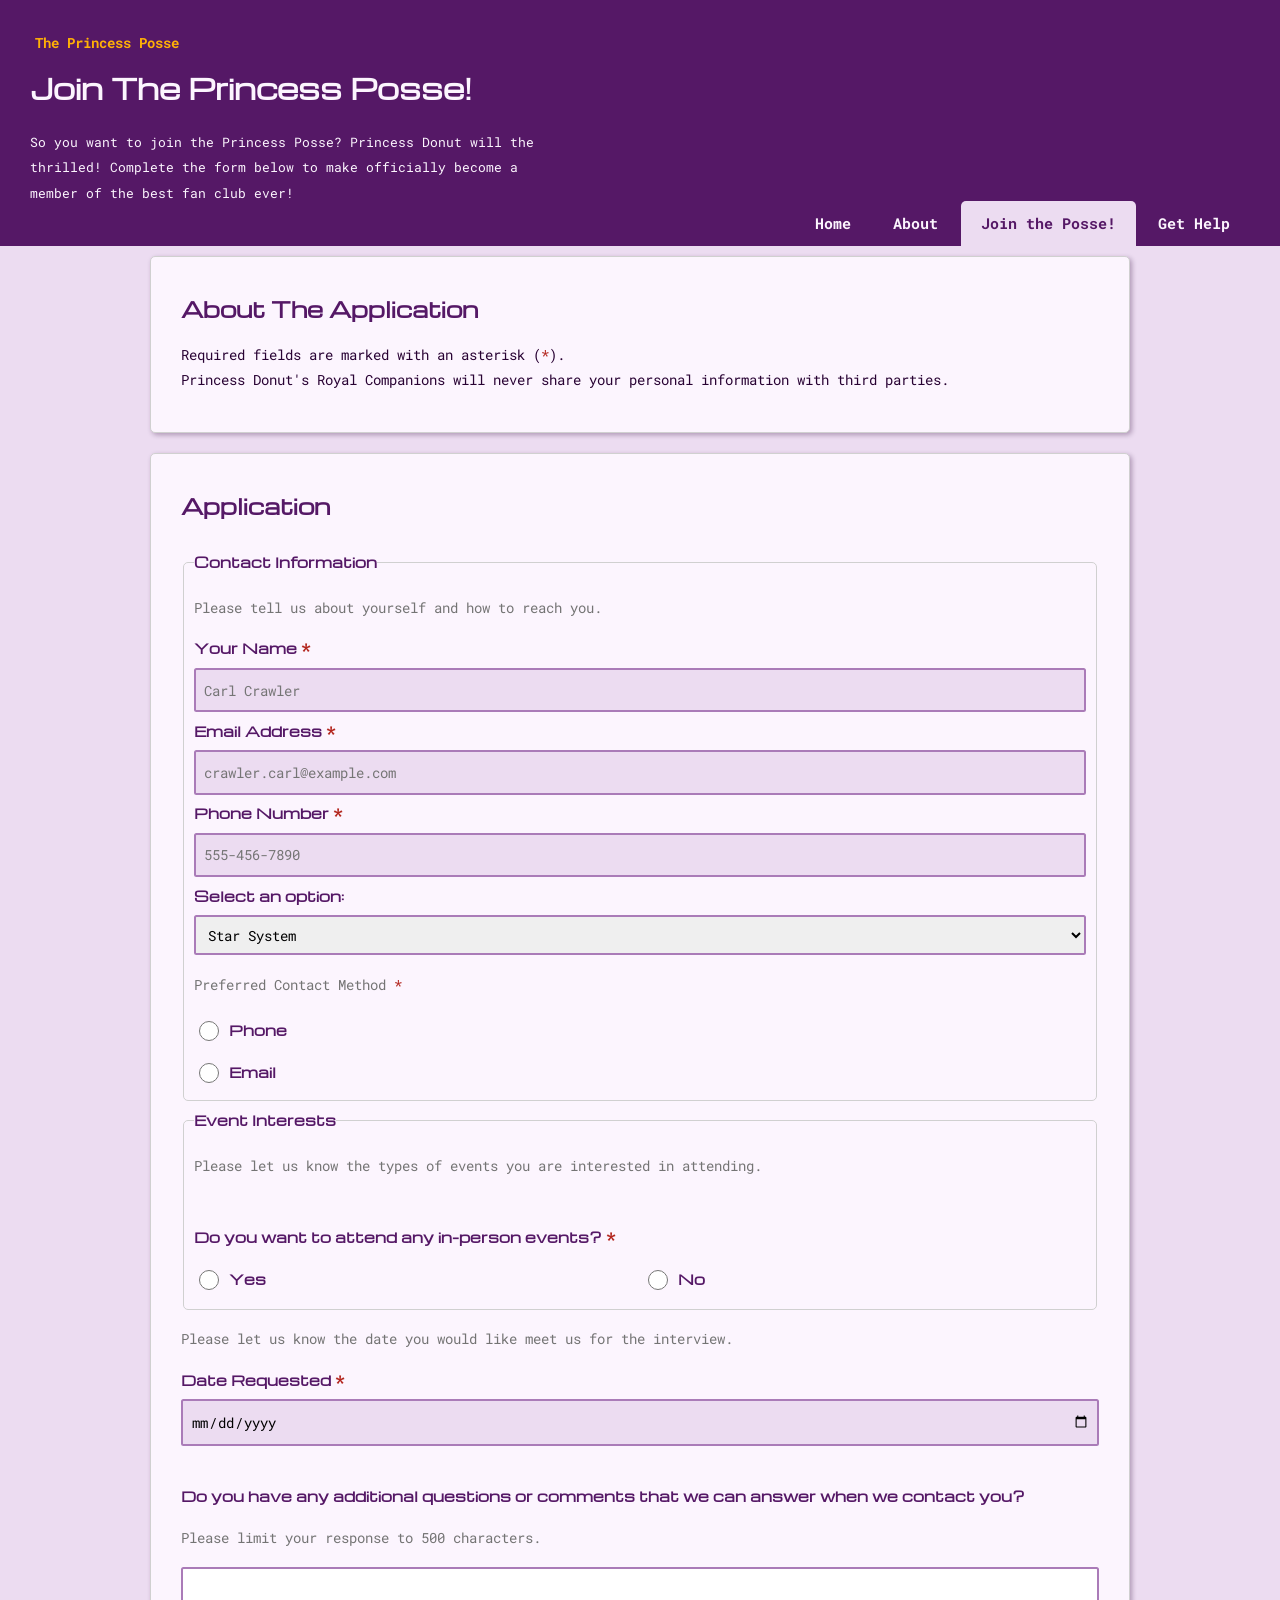
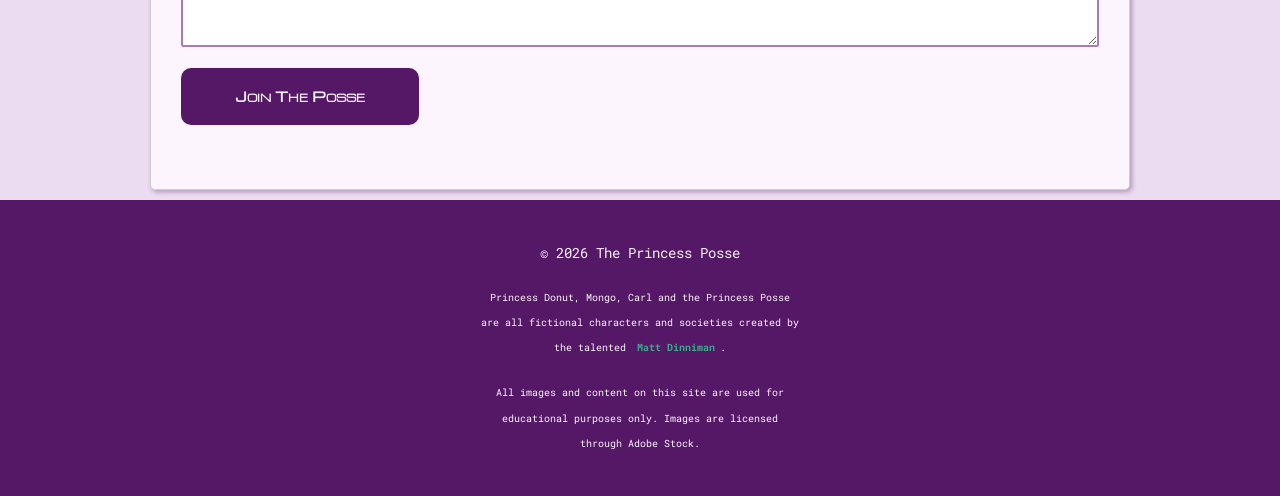
<file: join.html>
<!doctype html>
<html lang="en">
    <head>
        <meta charset="utf-8">
        <meta name="viewport" content="width=device-width,initial-scale=1">
        <title>Join | The Princess Posse</title>
        <link rel="preconnect" href="https://fonts.googleapis.com">
        <link rel="preconnect" href="https://fonts.gstatic.com" crossorigin>
        <link href="https://fonts.googleapis.com/css2?family=Michroma&family=Orbitron:wght@400..900&family=Press+Start+2P&family=Roboto+Mono:ital,wght@0,100..700;1,100..700&display=swap" rel="stylesheet">    
        <link rel="stylesheet" href="styles.css">
        <script src="navigation.js" defer></script>
    </head>
    <body>
        <a class="skip-link" href="#main">Skip to main content</a>
        <header class="site-header">
            <div class="brand-header">
                <a class="brand" href="index.html">The Princess Posse</a>
                <h1>Join The Princess Posse!</h1>
                <p class="lede">
                    So you want to join the Princess Posse? 
                    Princess Donut will the thrilled! 
                    Complete the form below to make officially become a member of the best fan club ever!
                </p>
            </div>
            <nav aria-label="Primary navigation">
                <button class="menu-button" type="button" aria-controls="primary-nav" aria-expanded="false" hidden>Menu</button>
                <ul class="nav-list" id="primary-nav">
                    <li><a href="index.html">Home</a></li>
                    <li><a href="about.html">About</a></li>
                    <li><a href="join.html" aria-current="page">Join the Posse!</a></li>
                    <li><a href="help.html">Get Help</a></li>
                </ul>
            </nav>
        </header>
        <main id="main">
            <section id="expectations">
                <h2>About The Application</h2>
                <p>Required fields are marked with an asterisk (<span class="required">*</span>).
                   <br>
                   Princess Donut's Royal Companions will never share your personal information with third parties.</p>
            </section>
            <section id="pet-application">
                <h2>Application</h2>
                <form action="" method="get">
                    <fieldset>
                        <legend>Contact Information</legend>
                        <p class="help" id="contact-info-help">Please tell us about yourself and how to reach you.</p>
                        <div class="field">
                            <label for="name">Your Name<span class="required"> *</span></label>
                            <input id="name" name="name" type="text" autocomplete="name" placeholder="Carl Crawler" aria-describedby="contact-info-help" required>
                        </div>
                        <div class="field">
                            <label for="email">Email Address<span class="required"> *</span></label>
                            <input id="email" name="email" type="email" autocomplete="email" placeholder="crawler.carl@example.com" aria-describedby="contact-info-help" required>
                        </div>
                        <div class="field">
                            <label for="phone">Phone Number<span class="required"> *</span></label>
                            <input id="phone" name="phone" type="tel" autocomplete="tel" placeholder="555-456-7890" aria-describedby="contact-info-help" pattern="^\d{3}-\d{3}-\d{4}$" required>
                        </div>
                        <div class="field">
                            <label for="star-system">Select an option:</label>
                            <select id="star-system" name="system" aria-describedby="contact-info-help" required>
                            <option value="" disabled selected>Star System</option>
                            <option value="inner">Inner System</option>
                            <option value="borant">Borant System</option>
                            <option value="earth">Earth System</option>
                            <option value="valtay">Valtay System</option>
                            <option value="skull">Skull Empire</option>
                            <option value="saccathian">Saccathian System</option>
                            <option value="mantid">Mantid System</option>
                            </select>
                        </div>
                        <div class="field">
                            <p class="help" id="contact-method-help">Preferred Contact Method<span class="required"> *</span></p>
                            <label class="choice"><input id="contact-phone" name="contact" type="radio" value="phone" required aria-describedby="contact-method-help"> Phone</label>
                            <label class="choice"><input id="contact-email" name="contact" type="radio" value="email" required aria-describedby="contact-method-help"> Email</label>
                        </div>
                    </fieldset>
                    <fieldset id="event-interests">
                        <legend>Event Interests</legend>
                        <p class="help" id="q3">Please let us know the types of events you are interested in attending.</p>
                        <p id="events-help" class="question">Do you want to attend any in-person events?<span class="required"> *</span></p>
                        <input type="radio" name="events" value="yes" id="events-yes" aria-describedby="events-help" required>
                        <label class="inline-choice" for="events-yes" id="events-yes-label">Yes </label>
                        <input type="radio" name="events" value="no" id="events-no" aria-describedby="events-help" required>
                        <label class="inline-choice" for="events-no" id="events-no-label">No </label>
                        <fieldset class="events-field"> <!-- This field is only shown when the user selects "Yes" for the events question -->
                            <legend>Event Choices</legend>
                            <p id="event-types-help" class="question">Select all the event types you would like to attend.</p>
                            <div class="options">
                                <label class="choice"><input type="checkbox" name="conventions" value="conventions" aria-describedby="event-types-help"> Conventions</label>
                                <label class="choice"><input type="checkbox" name="charity-events" value="charity-events" aria-describedby="event-types-help"> Charity Events</label>
                                <label class="choice"><input type="checkbox" name="local-meetings" value="local-meetings" aria-describedby="event-types-help"> Local Meetings</label>
                            </div>
                        </fieldset>
                    </fieldset>
                    <div class="field">
                        <p class="help" id="meeting-date-help">Please let us know the date you would like meet us for the interview.</p>
                        <label for="meeting-date">Date Requested<span class="required"> *</span></label>
                        <input id="meeting-date" name="meeting-date" type="date" aria-describedby="meeting-date-help" min="2026-09-13" required>
                    </div>
                    <br>
                    <div class="field">
                        <label for="comments">Do you have any additional questions or comments that we can answer when we contact you?</label>
                        <p class="help" id="comments-help">Please limit your response to 500 characters.</p>
                        <textarea id="comments" name="comments" aria-describedby="comments-help" maxlength="500" placeholder=""></textarea>
                    </div>
                    <button class="primary-button" type="submit">Join The Posse</button>
                </form>
            </section>
        </main>
        <footer>
            <p>&copy; 2026 The Princess Posse</p>
            <p class="legal">Princess Donut, Mongo, Carl and the Princess Posse are all fictional characters and 
                societies created by the talented <a href="https://mattdinniman.com/" target="_blank">Matt Dinniman</a>. </p>
            <p class="legal">All images and content on this site are used for educational purposes only. Images are licensed through Adobe Stock.</p>
        </footer>
    </body>
</html>
</file>
<file: styles.css>
:root{
    --color-surface:#ECDCF1;
    --color-action:#3CAB8C;
    --color-accent:#AA7BB8;
    --color-border:#d0d0d0;
    --color-muted:#747474;
    --color-card: #FCF5FE;
    --color-heading: #551866;
    --color-body: #280233;
    --color-shadow: #28023350;
    --color-notice: #FFB006;
    --color-error:#b3261e;
    --color-graphic-primary: #000;
    --color-graphic-accent: var(--color-heading);
    --radius:.5rem;
    --measure: clamp(35ch, 80vw, 65ch);
    --body-font: "Roboto Mono", Consolas, ui-monospace, 'Source Code Pro', Menlo, monospace;
    --display-font: "Michroma", Corbel, Tahoma, Avenir, Montserrat,  sans-serif;
    --base-font-size: 10px;
    --scaled-font: clamp(1.4rem, .8vw, 2rem);
    --line-height: calc(var(--scaled-font)*1.8);
    --space-card: clamp(2rem, 4vw, 3rem);
    --layer-base:0;
    --layer-raised:10;
    --layer-sticky:20;
    --layer-overlay:30;
}
/* Reset */
*,*::before,*::after{
    box-sizing:border-box;
    padding: 0;
}
body, h1, h2, h3, h4, h5, h6, p, ul, figure, section {
    margin: 0; /* removes the white margin around the edges of the entire page  - the header color now appears full-bleed */
}

button {
    font: inherit; /* resets the styling on the button text, so it matches the tokenized action 'button' */
    border: none;  /* removes the outer border to match the tokenized action 'button' */
}
/* Base Styling */
html{
    scroll-behavior:smooth;
    font-size: var(--base-font-size);
}
body{
    color:var(--color-body);
    background:var(--color-surface);
    font-family:var(--body-font);
    font-size: var(--scaled-font);
    line-height:var(--line-height);
}
h1, h2, h3, h4, h5, h6, dt, th, .metadata {
    font-family: var(--display-font);
    font-weight: bold;
    color: var(--color-heading);
}
h1 { 
    font-size: calc(var(--scaled-font)*2);
    margin: calc(var(--space-card)/2) 0;
    line-height: calc(var(--scaled-font)*2.5);
}
h2 { font-size: calc(var(--scaled-font)*1.5); }
.sm-heading { font-size: calc(var(--scaled-font)*1.2); }
h3 { font-size: calc(var(--scaled-font)*1.2); }
h2, h3, h4, h5, h6 { margin: var(--base-font-size) 0; }
p { padding: var(--base-font-size) 0; }
footer { 
    padding: var(--space-card); 
    background:var(--color-heading); 
    color:var(--color-card); 
    text-align: center;
    display: flex;
    justify-content: center;
    align-items: center;
    flex-direction: column;
}
footer p {
    width: max(30rem, 25vw);
}
/* Header Styling */
.skip-link { position:absolute; left:.5rem; top:-6rem; z-index:20; background:var(--color-action); color:var(--color-heading); padding:.75rem; }
.skip-link:focus { top:.5rem; }
.site-header{
    position:relative;
    padding:var(--space-card);
    padding-block-end: 0;
    background:var(--color-heading);
    color:var(--color-card);
}
.brand{
    color:var(--color-notice);
    font-weight:700;
}
header h1 {
    color: var(--color-card);
}
.lede{
    max-width:var(--measure);
    font-size:calc(var(--scaled-font)*.9);
    color: var(--color-card);
    margin-bottom: 3rem;
}
/* Navigation */
.menu-button { 
    position: absolute;
    top: .5rem;
    right: .5rem;
    background-color: var(--color-accent);
    color: var(--color-body);
    margin-top: 0;
    padding: 1.2rem;
    font: inherit;
    font-weight: bold;
    font-size: 1.5rem;
    border: none;
    border-radius: .25rem;
    width: auto;
    z-index: var(--layer-overlay);
}
.nav-list { 
    list-style:none; 
    padding-bottom: 3rem; 
    display:flex;
    flex-direction: column;
    align-items: start;
    gap:.25rem;
    margin: 0; 
    width: auto;
    background: var(--color-heading);
    font-size: 1.5rem;
}
.js .nav-list {
    width: 100vw;
    padding: 0;
    position: absolute;
    top: 6rem;
    left: 0;
    z-index: var(--layer-raised);
    height: 60vh;
}
.nav-list a { 
    display:block; 
    color:var(--color-card); 
    padding:1rem 2rem; 
    text-decoration:none; 
}
.js .nav-list[data-open="true"] a {
    width:100vw;
}
.nav-list a:hover, .nav-list a:focus-visible, .brand:focus, .brand:hover {
    outline:3px solid var(--color-notice);
    outline-offset:-3px;
    border: none;
}
.nav-list a:hover, .brand:hover {
    background-color: var(--color-accent);
    color: var(--color-body);
}
.menu-button:hover, .menu-button:focus-visible {
    outline:3px solid var(--card);
    outline-offset:2px;
    cursor: pointer;
}
.menu-button:active {
    background-color: var(--card);
}
.nav-list a:active {
    color: var(--color-accent);
}
.nav-list a[aria-current="page"] { 
    background:var(--color-surface); 
    color:var(--color-heading); 
    font-weight:bold; 
}
/* Main Content */
.crawler-badge{
    padding:1rem;
    background:var(--color-notice);
    color:var(--color-heading);
    text-align: center;
    font-weight: bold;
    font-size: calc(var(--scaled-font)*1.3);
    font-variant: all-petite-caps;
}
@supports (clip-path: polygon(48% 0%, 60% 31%, 77% 17%, 77% 54%, 100% 38%, 82% 100%, 18% 100%, 0% 38%, 24% 55%, 21% 20%, 37% 32%)) {
    .crawler-badge{
        position:absolute;
        inset-block-start:-6.06rem;
        inset-inline-start:calc(50% - 7rem);
        padding:3rem 2rem 0.5rem;
        clip-path:polygon(48% 0%, 60% 31%, 77% 17%, 77% 54%, 100% 38%, 82% 100%, 18% 100%, 0% 38%, 24% 55%, 21% 20%, 37% 32%);
    }
}
main{
    display:grid;
    max-width:100rem;
    margin:auto;
}
@media (min-width:80rem) {
    #main-home{
        max-width:120rem;
        margin-left: calc(50% - 50rem - 13.5rem);
    }
}
@media (min-width: 64rem) and (max-width:80rem) {
    #main-home{
        margin-left: calc(50% - 50rem);
    }
}
section{
    padding: var(--space-card); 
    background: var(--color-card); 
    border: 1px solid #d0d0d0; 
    border-radius: .5rem; 
    font-family: var(--body-font);
    margin: var(--base-font-size);
    box-shadow: 2px 2px 5px var(--color-shadow);
    display: grid;
}
article{
    min-width:0;
}
article section{
    display:flow-root;
    margin-block:2rem;
    scroll-margin-block-start:6rem;
}
.crawler-guide{
    align-self:start;
    padding:1rem;
    border:1px solid var(--color-border);
    background: var(--color-card); 
    box-shadow: 2px 2px 5px var(--color-shadow);
    margin: 2rem var(--base-font-size);
    border-radius: .5rem; 
    position: relative;
}
.crawler-guide a{
    display:block;
}
a {
    text-decoration: none;
    color: var(--color-action);
    font-weight: bold;
    padding: calc(var(--base-font-size)/2);
}
a:hover, a:focus-visible {
    outline: 3px solid var(--color-notice);
    outline-offset: -3px;
    border: none;
    color: var(--color-accent);
}
.pull-quote a:hover, .pull-quote a:focus-visible {
    outline: 3px solid var(--color-action);
}
.feature-figure{
    position:relative;
    margin:0;
    padding:1rem;
    border-radius:var(--radius);
}
img{
    display:block;
    max-width:100%;
    height:auto;
}
@supports (clip-path:inset(0% 0% 0% 0% round 0 15%)){
    .feature-figure img{
        clip-path:inset(0% 0% 0% 0% round 0 15%);}
}
.pull-quote{ /* heading styling */
    margin:0 -3rem;
    text-align: center;
    padding:1rem;
    border-bottom:.4rem solid var(--color-action);
    font-family: var(--display-font);
    font-size:calc(var(--scaled-font)*2);
    font-weight: bold;
    background-color: var(--color-notice);
    color:var(--color-heading);
}
@supports (position: sticky) {
   .pull-quote{ 
        position: sticky;
        z-index:var(--layer-sticky);
        top: 0;
    }
} 
.quote{ /* heading styling */
    margin: var(--space-card) 0;
    text-align: center;
    padding:1rem;
    font-family: var(--display-font);
    font-size:calc(var(--scaled-font)*1.3);
    font-weight: bold;
    background-color: var(--color-card);
    color:var(--color-heading);
}
.attribution { /* metadata styling */
    display: block;
    text-align: right;
    font-size: 1rem;
    font-variant: small-caps;
    font-family: var(--display-font);
    font-weight: bold;
}
@media (max-width:390px) {
    .pull-quote{ 
        font-size:calc(var(--scaled-font)*1.5);
    }
    .attribution {
        font-size: calc(var(--base-font-size)*0.9);
    }
}
#skills-equipment {
    position: relative;
}
.shape-portrait{
    float:inline-end;
    width:min(65%,30rem);
    margin:0 1rem 1rem 0;
}
.documentation{
    grid-column:1/-1;
    padding:1rem;
    background:#f1f1f1;
}
@supports (shape-outside:polygon(0% 100%, 0% 89%, 9% 76%, 31% 75%, 35% 55%, 42% 39%, 54% 29%, 60% 16%, 65% 2%, 73% 4%, 82% 0%, 90% 4%, 100% 0%, 100% 100%)){
    .shape-portrait{
        shape-outside: polygon(0% 100%, 0% 89%, 9% 76%, 31% 75%, 35% 55%, 42% 39%, 54% 29%, 60% 16%, 65% 2%, 73% 4%, 82% 0%, 90% 4%, 100% 0%, 100% 100%);
        shape-margin:1rem;}
}
.censored {
    background-color: var(--color-action);
    color: var(--color-action);
    border-radius: .5rem;
    padding: .1rem 1rem;
}
.js .nav-list[data-open="false"] { display:none; }
@media (min-width:64rem){
    #main-home{
        grid-template-columns:25rem 1fr;
    }
    .site-header { 
        display:flex; 
        align-items:flex-end; 
        justify-content:space-between; 
        gap:1rem; 
    }
    .menu-button { display:none; }
    .nav-list, .js .nav-list[data-open] { 
        display:flex; 
        flex-direction: row;
        margin:0; 
        flex-wrap:wrap; 
        position: relative;
        top: 0;
        height: auto;
        width: auto;
    }
    .nav-list a { 
        border-radius:.5rem .5rem 0 0;
        width: auto;
    }
    .crawler-guide{
        position:sticky;
        inset-block-start:7rem;
        z-index:var(--layer-sticky);
    }
    :focus-visible{
        border: 3px solid var(--color-notice);
        padding: calc(var(--base-font-size)/2);
        border-radius: .75rem;
        outline: none;
    }
    .pull-quote :focus-visible {
        border: 3px solid var(--color-action);
        padding: calc(var(--base-font-size)/3);
    }
}
/* Maybe Add */
.metadata, .code, code {
    font-variant: small-caps;
    font-family: var(--display-font);
    font-weight: bold;
    color: var(--color-heading);
    font-size: calc(var(--scaled-font)*.8);
}
.legal{
    font-size: calc(var(--scaled-font)*.7);
    color: var(--color-card);
}
.callout {
    background: var(--color-notice);
    padding: var(--space-card);
    border-radius: var(--radius);
    box-shadow: 2px 2px 5px var(--color-shadow);
}
.callout strong {
    font-variant: small-caps;
    color: var(--color-heading);
}
/* Forms */
form{
    gap:1.5rem;
    margin-block:2rem;
}
form,fieldset,.field{
    display:grid;
    gap:.65rem;
}
fieldset{
    padding:1rem;
    border:1px solid #d0d0d0;
    border-radius:var(--radius);
}
legend,label,.question{
    font-weight:700;
    font-family:var(--display-font);
    color:var(--color-heading);
}
.help{
    margin:0;
    color:var(--color-muted);
}
input, select, textarea {
    font:inherit;
}
input:not([type="radio"]):not([type="checkbox"]),select,textarea{
    width:100%;
    padding:.75rem;
    border:2px solid var(--color-accent);
    border-radius:.25rem;
}
input[type="radio"], input[type="checkbox"] {
    width:2rem;
    height:2rem;
}
input:focus:invalid {
    border-color: var(--color-error);
}
input:not([type="radio"]):not([type="checkbox"]):not(:placeholder-shown):not([value="crawler.carl@example.com"]):valid, select:valid, textarea:not(:placeholder-shown):valid {
    border-color: var(--color-action);
}
.required { 
    color: var(--color-error);
}
textarea{
    min-height:8rem;
    resize:vertical;
}
.choice{
    display:flex;
    gap:.65rem;
    align-items:flex-start;
    padding:.5rem 0;
}
.options {
    display: grid;
    grid-template-columns:repeat(4, 1fr); 
}
.question{
    margin-top:var(--scaled-font);
}
#pet-selection {
    display: grid;
    grid-template-columns: 1fr 15fr 1fr 15fr;
    grid-template-areas: 
        "q1 q1 q1 q1"
        "b1 l1 b2 l2"
        "q q q q";
}
#q1 { grid-area: q1; }
#specific-pet-yes { grid-area: b1; }
#specific-pet-yes-label { grid-area: l1; }
#specific-pet-no { grid-area: b2; }
#specific-pet-no-label { grid-area: l2; }
.pet-id-field, .pet-details-field { grid-area: q; }
#event-interests {
    display: grid;
    grid-template-columns: 1fr 15fr 1fr 15fr;
    grid-template-areas: 
        "q3 q3 q3 q3"
        "b3 b3 b4 b4"
        "q4 q4 q4 q4"
        "b5 l5 b6 l6"
        "q5 q5 q5 q5";
}
#q3 { grid-area: q3; }
#children-yes { grid-area: b3; }
#children-no { grid-area: b4; }
#events-help { grid-area: q4; }
#events-yes { grid-area: b5; }
#events-yes-label { grid-area: l5; }
#events-no { grid-area: b6; }
#events-no-label { grid-area: l6; }
.events-field { grid-area: q5; }
button, .primary-button {
    width: calc(var(--scaled-font) * 17);
    padding: calc(var(--scaled-font) * 1.14) var(--scaled-font);
    margin: var(--scaled-font) 0;
    border-radius: var(--base-font-size);
    color: var(--color-card);
    background-color: var(--color-heading);
    font-family: var(--display-font);
    font-weight: bold;
    font-variant: small-caps;
}
.primary-button:hover{
    color: var(--color-body);
    background-color: var(--color-accent);
}
.primary-button:active{
    color: var(--color-body);
    background-color: var(--color-action);
}
.primary-button:focus{
    color: var(--color-body);
    background-color: var(--color-action);
}
button:disabled, .primary-button-disabled, .secondary-button-disabled {
    color: var(--color-accent);
    background-color: var(--color-card);
    border: 1px solid var(--color-surface);
}
:focus-visible:not(th) {
    outline:.2rem solid var(--color-notice);
    outline-offset:.2rem;
}
.table-region:focus-visible {
    outline: none;
}
.error-summary,.field-error{
    padding:1rem;
    border-left:.4rem solid var(--color-error);
    background:#fff1f0;
}
.field-error input{
    border-color:var(--color-error);
}
button:disabled{
    cursor:not-allowed;
}
input:required{
    background-color: var(--color-surface);
}
/* hide all the fields that rely on a specific check box*/
.events-field { display:none; }
/* show the hidden fields when these are checked */
#events-yes:checked ~ .events-field { display:block; margin-top:var(--space-card);}
/* re-hide the fields if they are unchecked */
#events-no:checked ~ .events-field { display:none; }
hr {
    margin: calc(var(--scaled-font) * 2) 0;
    border-style: double none double none;
    border-width: 3px;
    color: var(--color-accent);
}

.table-region{
    overflow-x:auto;
}
table{
    width:100%;
    border-collapse:collapse;
    font-size: calc(var(--scaled-font)*.8);
    table-layout: fixed;
}
th,td{
    padding:.75rem;
    border:1px solid var(--color-border);
    text-align:center;
}
th {
    font-size: calc(var(--scaled-font)*.7);
}
thead{
    background:var(--color-surface);
}
.source-note{
    margin-top:.75rem;
    color:var(--color-accent);
    padding: 0 .75rem;
}
/* Table styling for mobile devices */
@media screen and (max-width:767px) {
    table, thead, tbody, tr, td, th {
		display: block;
        width: 100%;
	}

	thead tr {
		position: absolute;
		left: -9999px;
		top: -9999px;
	}

	td, th[scope="row"] {
		padding: var(--scaled-font) 0 var(--scaled-font) 45%;
		border: none;
		border-bottom: 1px solid var(--color-accent); 
		position: relative;
	}

	td:before, th[scope="row"]:before {
		position: absolute;
		left: 5px;
		top: 50%;
		transform: translateY(-50%);
        font-size: var(--base-font-size);
		font-weight: bold;
        font-family: var(--display-font);
        color: var(--color-heading);
        white-space: pre;
	}

    table caption {
        display: block;
        text-align: center;
    }
    #data-table th[scope="row"]:before { content: 'Rank';}
	#data-table td:nth-of-type(1):before { content: 'Username';}
	#data-table td:nth-of-type(2):before { content: 'Join Date';}
    #data-table td:nth-of-type(3):before { content: 'Star System';}
    #data-table td:nth-of-type(4):before { content: 'Tunnel Address';}
}
.graphic-surface{
    fill:var(--color-card);
}
.graphic-primary{
    stroke:var(--color-graphic-primary);
}
.graphic-accent{
    fill:var(--color-graphic-accent);
    stroke: var(--color-graphic-primary);
}
.graphic-line{
    stroke:var(--color-muted);
    stroke-width:8;
}
.graph-before {
    fill: var(--color-notice);
}
.graph-after {
    fill: var(--color-action);
}
.left-ear {
    transform:rotate(-5deg);
}
.right-ear {
    transform:rotate(5deg);
}
summary { cursor:pointer; font-weight:700; }
summary:hover, summary:focus-visible { 
    color:var(--color-action); 
}
summary:focus-visible {
    outline: 2px solid var(--color-action);
    outline-offset: 7px;
}
.confirmation { 
  margin-top:.75rem; 
  padding:1rem; 
  border-top:.4rem solid var(--color-action); 
}
.confirmation { 
    box-shadow: 0 7px 4px -5px hsl(0deg 50% 10% / 0.333);
}




@media (min-width:48rem){
    .paired-fields{
        display:grid;
        grid-template-columns:1fr 1fr;
        gap:1rem;
    }
}
@media screen and (max-width: 768px) {
    #pet-selection {
    grid-template-areas: 
        "q1 q1 q1 q1"
        "b1 l1 l1 l1"
        "b2 l2 l2 l2"
        "q q q q";
    }
    .pet-details-field .options,
    .events-field .options { 
        display: flex; flex-direction: column; 
    }
}
@keyframes fade-in {
  from { opacity:0; translate: -1vw 0; width: 60%; font-size: .85rem; }
  to { opacity:1; translate: 0 0; width: 100%; font-size: var(--scaled-font); }
}
@keyframes slide-down {
  from { transform: translateY(-50%); }
  to { transform: translateY(0); }
}
@media (prefers-reduced-motion:no-preference) {
    @media (max-width: 64rem) {
    .js .nav-list[data-open="true"] { animation: slide-down .5s ease-in-out; }
    }
    details[open] .confirmation { animation: fade-in 1s ease; }
    summary:hover, summary:focus-visible { transform: translateX(5%) scale(1.1); margin-right: 5rem; }
}
</file>
<file: evidence.css>
:root { 
    color-scheme: light; 
    font-family: Arial, Helvetica, sans-serif; 
    line-height: 1.5; color: #191919; 
}
body { 
    max-width: 72rem; 
    margin: 0 auto; 
    padding: 1.5rem; 
}
header { 
    border-top: .35rem solid #8c1d40; 
    border-bottom: .2rem solid #ffc627; 
}
h1, h2 { 
    color: #8c1d40; 
}
section { 
    margin-block: 2rem; 
    break-inside: avoid; 
}
table { 
    width: 100%; 
    border-collapse: collapse; 
}
th, td { 
    border: 1px solid #747474; 
    padding: .5rem; 
    text-align: left; 
    vertical-align: top; 
}
th { 
    background: #f1f1f1; 
}
dt { 
    font-weight: 700; 
}
dd { 
    margin-block-end: .75rem; 
}
@media print { 
    body { 
        max-width: none; 
        padding: 0; 
    } 
    a { 
        color: #191919; 
    } 
}
</file>
